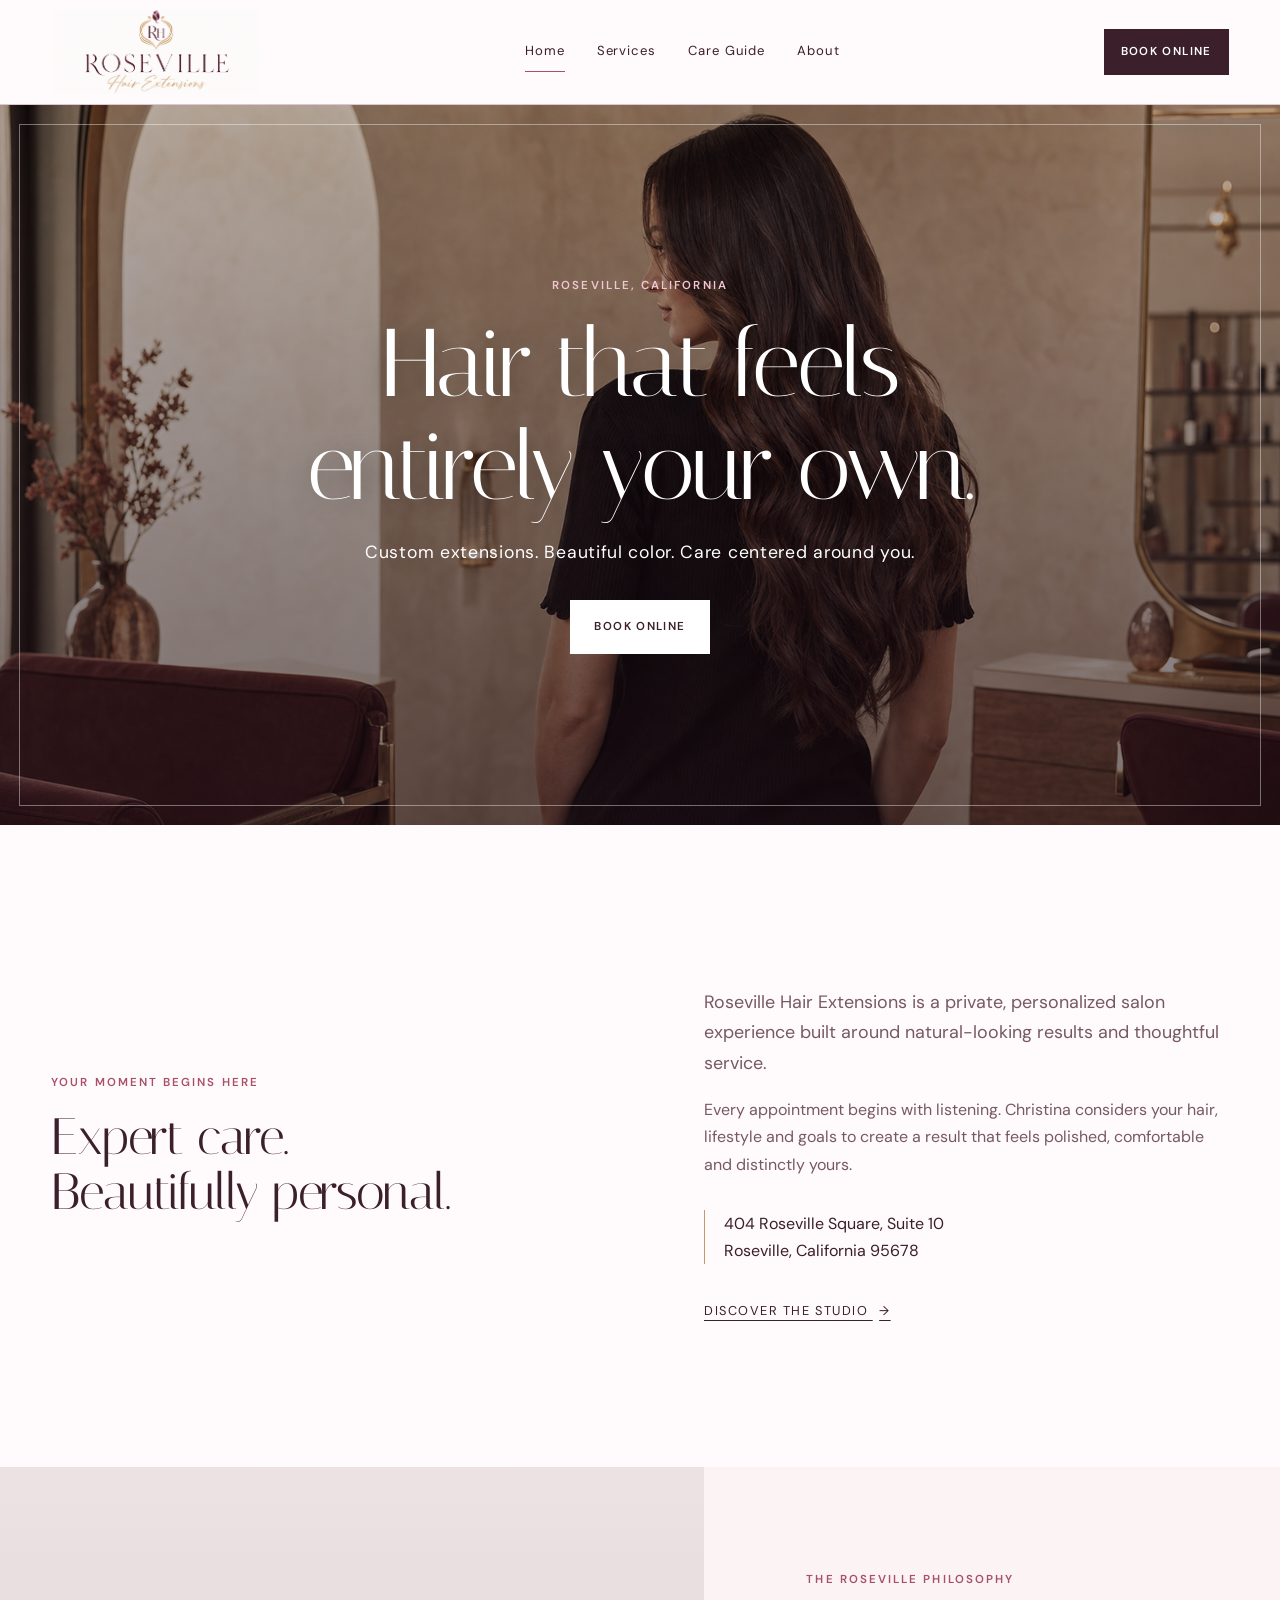
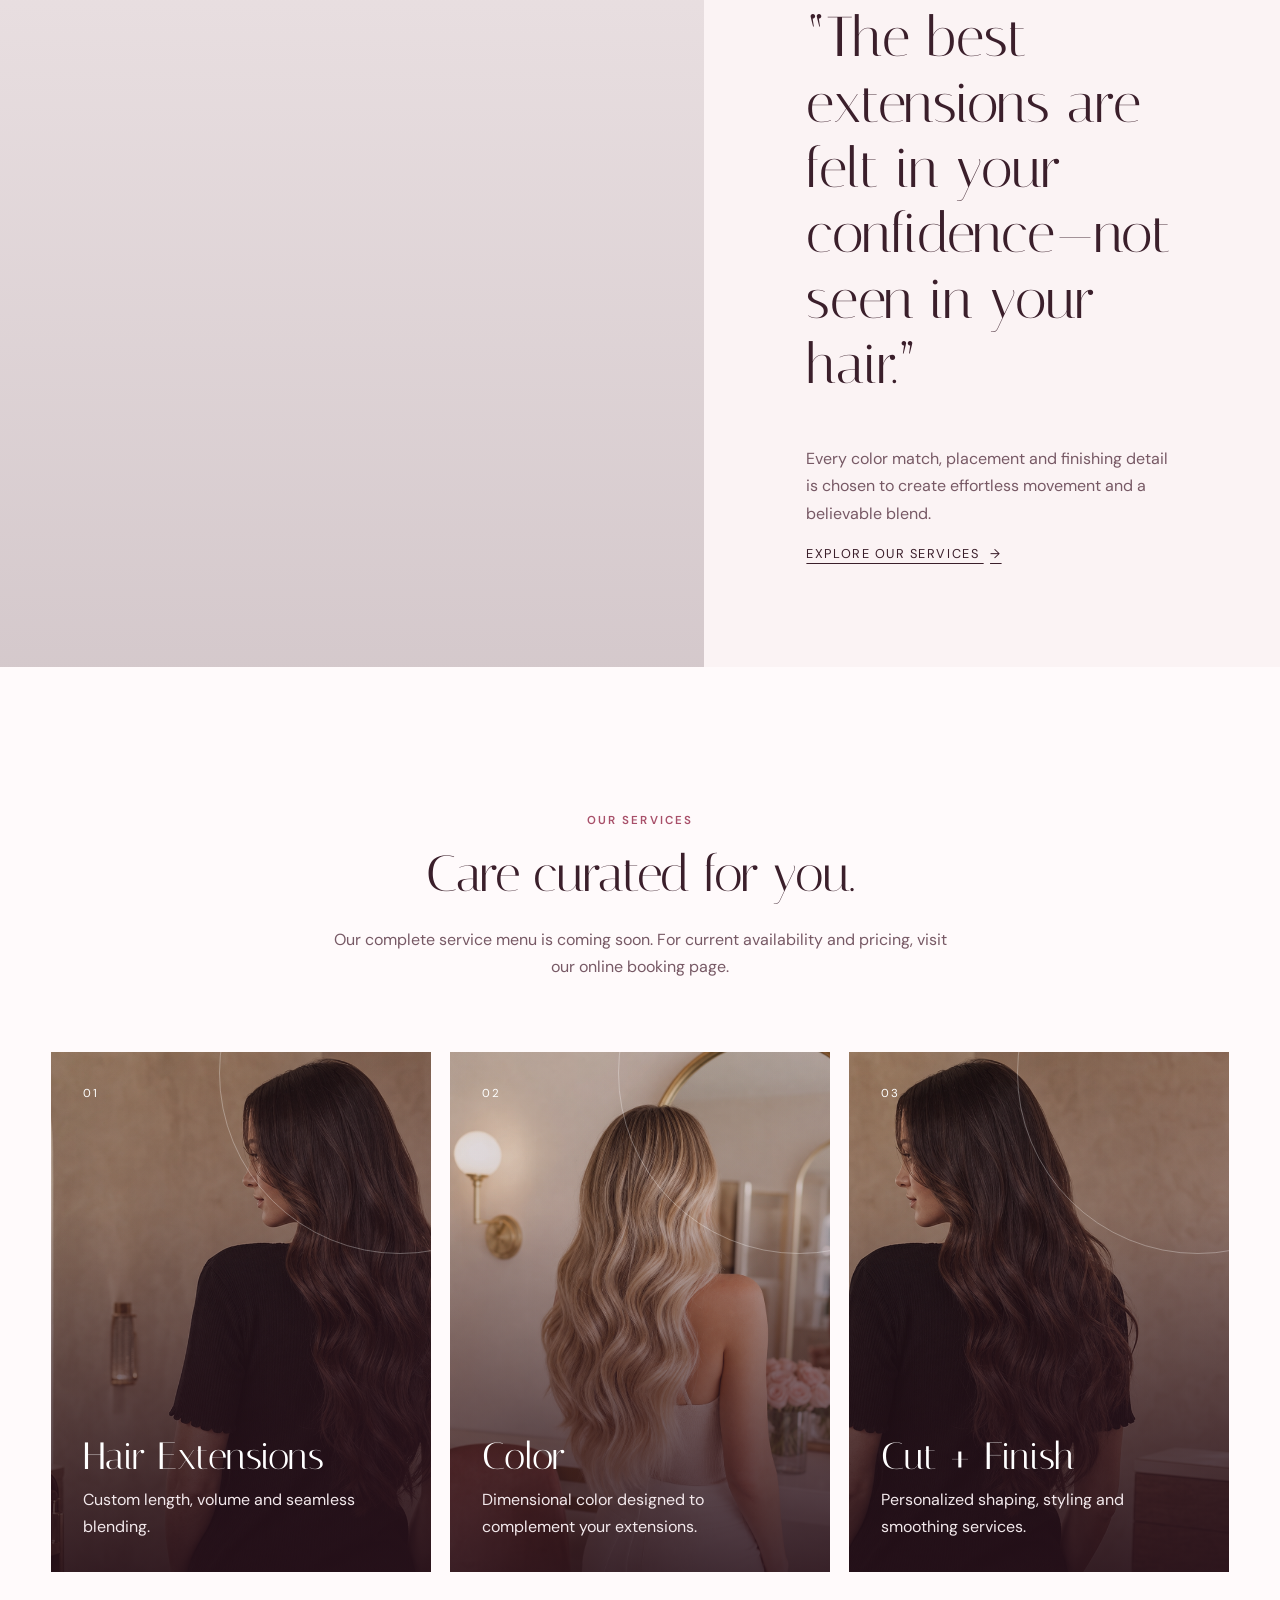
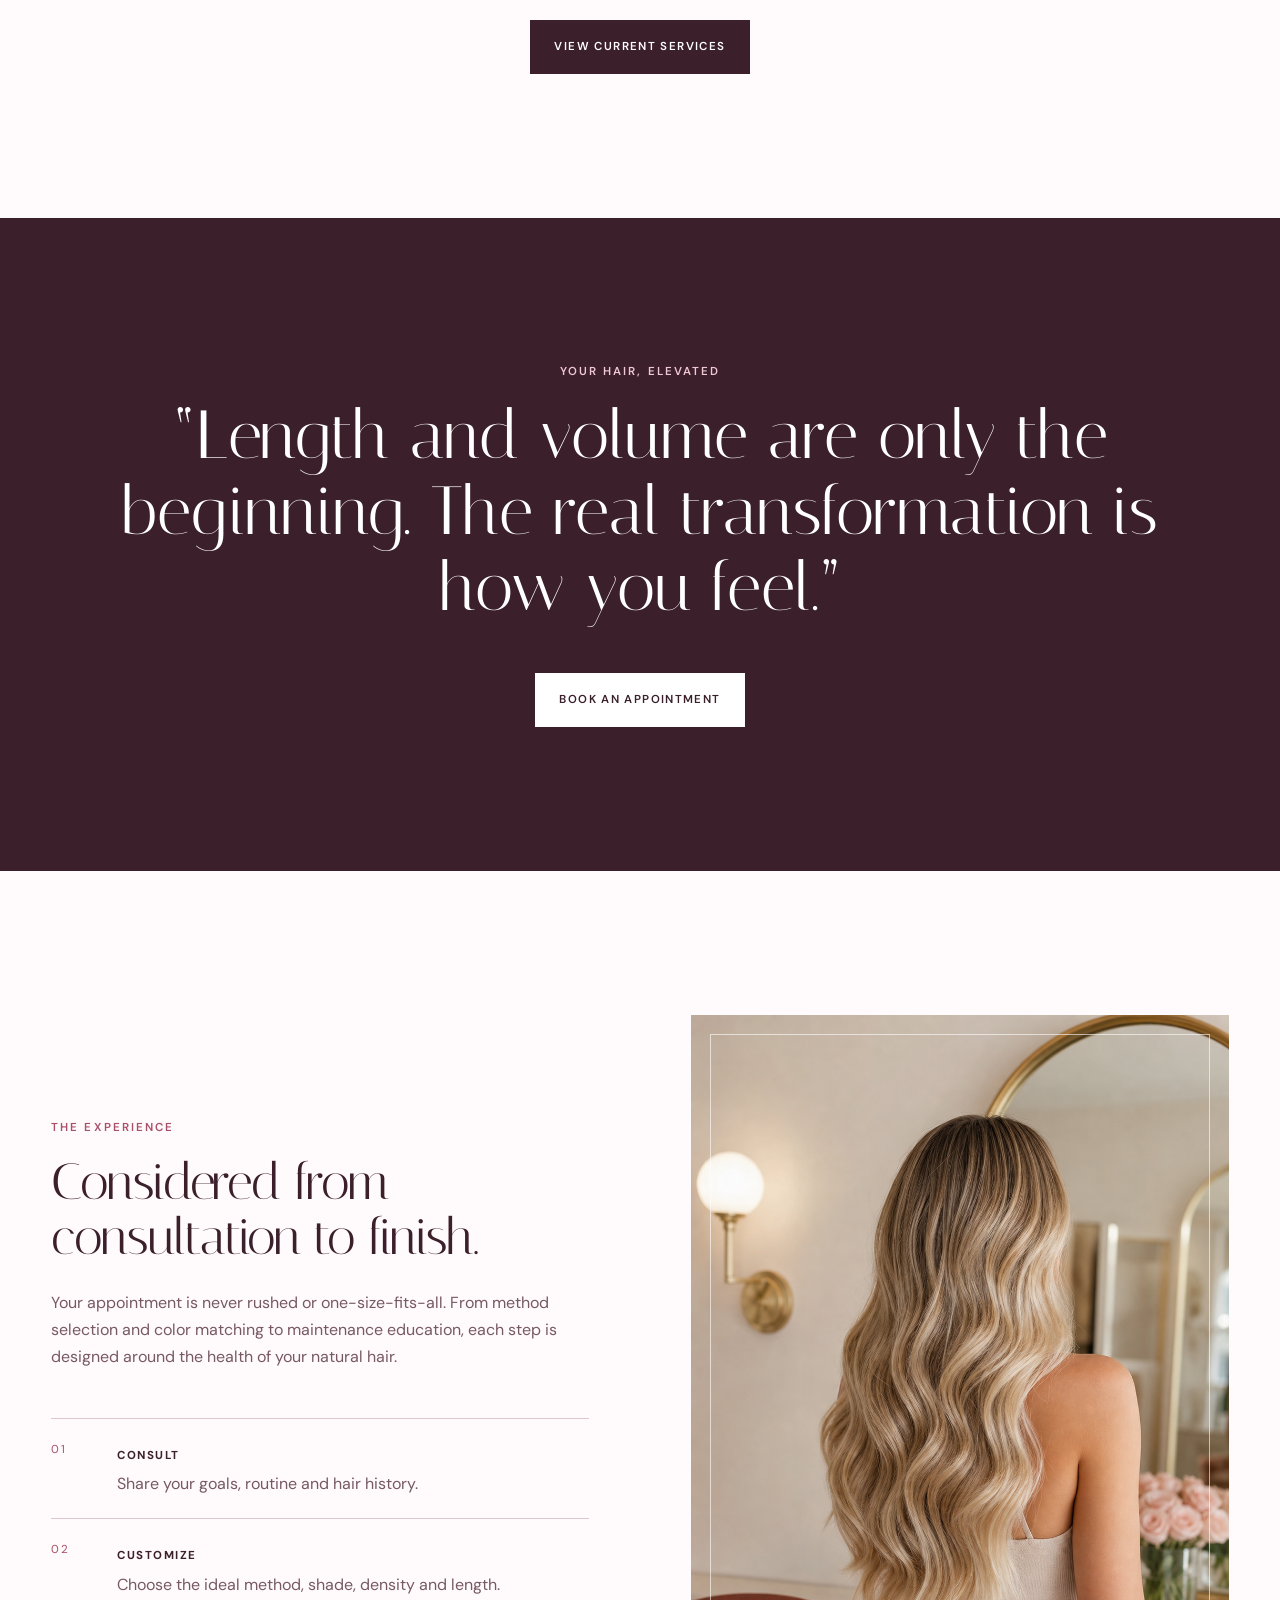
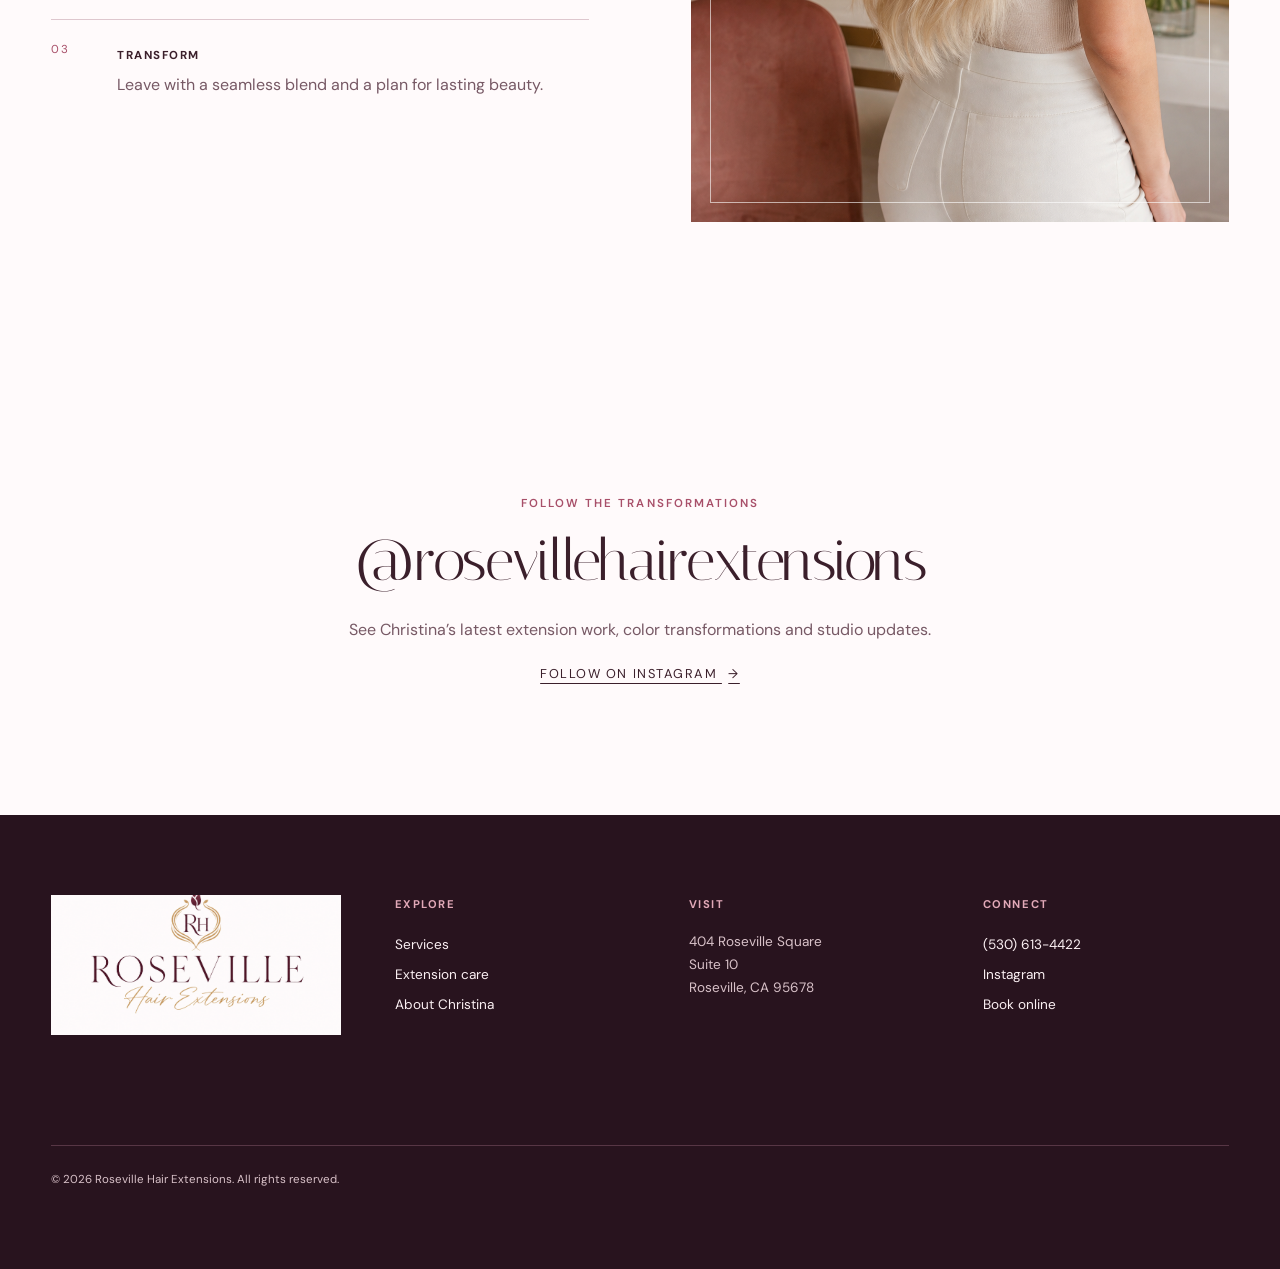
<file: index.html>
<!doctype html>
<html lang="en">
<head>
  <meta charset="utf-8">
  <meta name="viewport" content="width=device-width, initial-scale=1">
  <title>Luxury Hair Extensions in Roseville, CA | Roseville Hair Extensions</title>
  <meta name="description" content="Custom hair extensions, dimensional color and personalized salon care in Roseville, California. Book with Roseville Hair Extensions.">
  <meta name="robots" content="index, follow">
  <meta name="theme-color" content="#3b1f2b">
  <meta property="og:type" content="website">
  <meta property="og:title" content="Roseville Hair Extensions | Length. Volume. Confidence.">
  <meta property="og:description" content="Premium hair extensions and personalized salon care in Roseville, California.">
  <meta property="og:image" content="assets/og-roseville-hair-extensions.png">
  <meta name="twitter:card" content="summary_large_image">
  <link rel="stylesheet" href="styles.css">
  <script type="application/ld+json">
  {
    "@context": "https://schema.org",
    "@type": "HairSalon",
    "name": "Roseville Hair Extensions",
    "description": "A boutique Roseville salon specializing in custom hair extensions, hair color and haircuts.",
    "url": "https://www.vagaro.com/rhswithchristinabarnes",
    "telephone": "+1-530-613-4422",
    "address": {
      "@type": "PostalAddress",
      "streetAddress": "404 Roseville Square, Suite 10",
      "addressLocality": "Roseville",
      "addressRegion": "CA",
      "postalCode": "95678",
      "addressCountry": "US"
    },
    "priceRange": "$$$",
    "serviceType": ["Hair extensions", "Hair color", "Haircuts", "Hair extension maintenance"]
  }
  </script>
</head>
<body>
  <a class="skip-link" href="#main">Skip to content</a>
  <header class="site-header editorial-header">
    <div class="nav-shell">
      <a class="brand brand-image" href="index.html" aria-label="Roseville Hair Extensions home">
        <img src="assets/roseville-hair-extensions-logo-original.png" alt="Roseville Hair Extensions">
      </a>
      <nav aria-label="Primary navigation">
        <a class="active" href="index.html" aria-current="page">Home</a>
        <a href="extensions.html">Services</a>
        <a href="care.html">Care Guide</a>
        <a href="about.html">About</a>
      </nav>
      <a class="button button-small desktop-cta" href="https://www.vagaro.com/rhswithchristinabarnes" target="_blank" rel="noopener noreferrer">Book online</a>
    </div>
  </header>

  <main id="main">
    <section class="editorial-hero">
      <div class="editorial-hero-content">
        <p class="eyebrow eyebrow-light">Roseville, California</p>
        <h1>Hair that feels<br>entirely your own.</h1>
        <p>Custom extensions. Beautiful color. Care centered around you.</p>
        <a class="button button-light" href="https://www.vagaro.com/rhswithchristinabarnes" target="_blank" rel="noopener noreferrer">Book online</a>
      </div>
    </section>

    <section class="welcome section">
      <div class="welcome-title">
        <p class="eyebrow">Your moment begins here</p>
        <h2>Expert care.<br>Beautifully personal.</h2>
      </div>
      <div class="welcome-copy">
        <p class="lead-small">Roseville Hair Extensions is a private, personalized salon experience built around natural-looking results and thoughtful service.</p>
        <p>Every appointment begins with listening. Christina considers your hair, lifestyle and goals to create a result that feels polished, comfortable and distinctly yours.</p>
        <address>404 Roseville Square, Suite 10<br>Roseville, California 95678</address>
        <a class="text-link" href="about.html">Discover the studio <span aria-hidden="true">&rarr;</span></a>
      </div>
    </section>

    <section class="editorial-quote">
      <div class="quote-image" role="img" aria-label="Professional hair extension service in a modern salon"></div>
      <div class="quote-copy">
        <p class="eyebrow">The Roseville philosophy</p>
        <blockquote>&ldquo;The best extensions are felt in your confidence&mdash;not seen in your hair.&rdquo;</blockquote>
        <p>Every color match, placement and finishing detail is chosen to create effortless movement and a believable blend.</p>
        <a class="text-link" href="extensions.html">Explore our services <span aria-hidden="true">&rarr;</span></a>
      </div>
    </section>

    <section class="service-showcase section">
      <div class="section-heading-center">
        <p class="eyebrow">Our services</p>
        <h2>Care curated for you.</h2>
        <p>Our complete service menu is coming soon. For current availability and pricing, visit our online booking page.</p>
      </div>
      <div class="service-tiles">
        <a class="service-tile tile-extensions" href="extensions.html">
          <span>01</span><div><h3>Hair Extensions</h3><p>Custom length, volume and seamless blending.</p></div>
        </a>
        <a class="service-tile tile-color" href="extensions.html">
          <span>02</span><div><h3>Color</h3><p>Dimensional color designed to complement your extensions.</p></div>
        </a>
        <a class="service-tile tile-cut" href="extensions.html">
          <span>03</span><div><h3>Cut + Finish</h3><p>Personalized shaping, styling and smoothing services.</p></div>
        </a>
      </div>
      <div class="centered-action">
        <a class="button" href="https://www.vagaro.com/rhswithchristinabarnes" target="_blank" rel="noopener noreferrer">View current services</a>
      </div>
    </section>

    <section class="statement">
      <p class="eyebrow eyebrow-light">Your hair, elevated</p>
      <blockquote>&ldquo;Length and volume are only the beginning. The real transformation is how you feel.&rdquo;</blockquote>
      <a class="button button-light" href="https://www.vagaro.com/rhswithchristinabarnes" target="_blank" rel="noopener noreferrer">Book an appointment</a>
    </section>

    <section class="experience section">
      <div class="experience-copy">
        <p class="eyebrow">The experience</p>
        <h2>Considered from consultation to finish.</h2>
        <p>Your appointment is never rushed or one-size-fits-all. From method selection and color matching to maintenance education, each step is designed around the health of your natural hair.</p>
        <ol class="editorial-steps">
          <li><span>01</span><div><strong>Consult</strong><p>Share your goals, routine and hair history.</p></div></li>
          <li><span>02</span><div><strong>Customize</strong><p>Choose the ideal method, shade, density and length.</p></div></li>
          <li><span>03</span><div><strong>Transform</strong><p>Leave with a seamless blend and a plan for lasting beauty.</p></div></li>
        </ol>
      </div>
      <div class="experience-visual photo-visual">
        <img src="assets/brand-blonde-result.png" alt="Dimensional champagne-blonde hair with long, seamless waves">
      </div>
    </section>

    <section class="social-band section">
      <p class="eyebrow">Follow the transformations</p>
      <h2>@rosevillehairextensions</h2>
      <p>See Christina&rsquo;s latest extension work, color transformations and studio updates.</p>
      <a class="text-link" href="https://www.instagram.com/rosevillehairextensions/" target="_blank" rel="noopener noreferrer">Follow on Instagram <span aria-hidden="true">&rarr;</span></a>
    </section>
  </main>

  <footer class="editorial-footer">
    <div class="footer-logo"><img src="assets/roseville-hair-extensions-logo-original.png" alt="Roseville Hair Extensions"></div>
    <div><strong>Explore</strong><a href="extensions.html">Services</a><a href="care.html">Extension care</a><a href="about.html">About Christina</a></div>
    <div><strong>Visit</strong><p>404 Roseville Square<br>Suite 10<br>Roseville, CA 95678</p></div>
    <div><strong>Connect</strong><a href="tel:+15306134422">(530) 613-4422</a><a href="https://www.instagram.com/rosevillehairextensions/" target="_blank" rel="noopener noreferrer">Instagram</a><a href="https://www.vagaro.com/rhswithchristinabarnes" target="_blank" rel="noopener noreferrer">Book online</a></div>
    <p class="copyright">&copy; 2026 Roseville Hair Extensions. All rights reserved.</p>
  </footer>
</body>
</html>
</file>
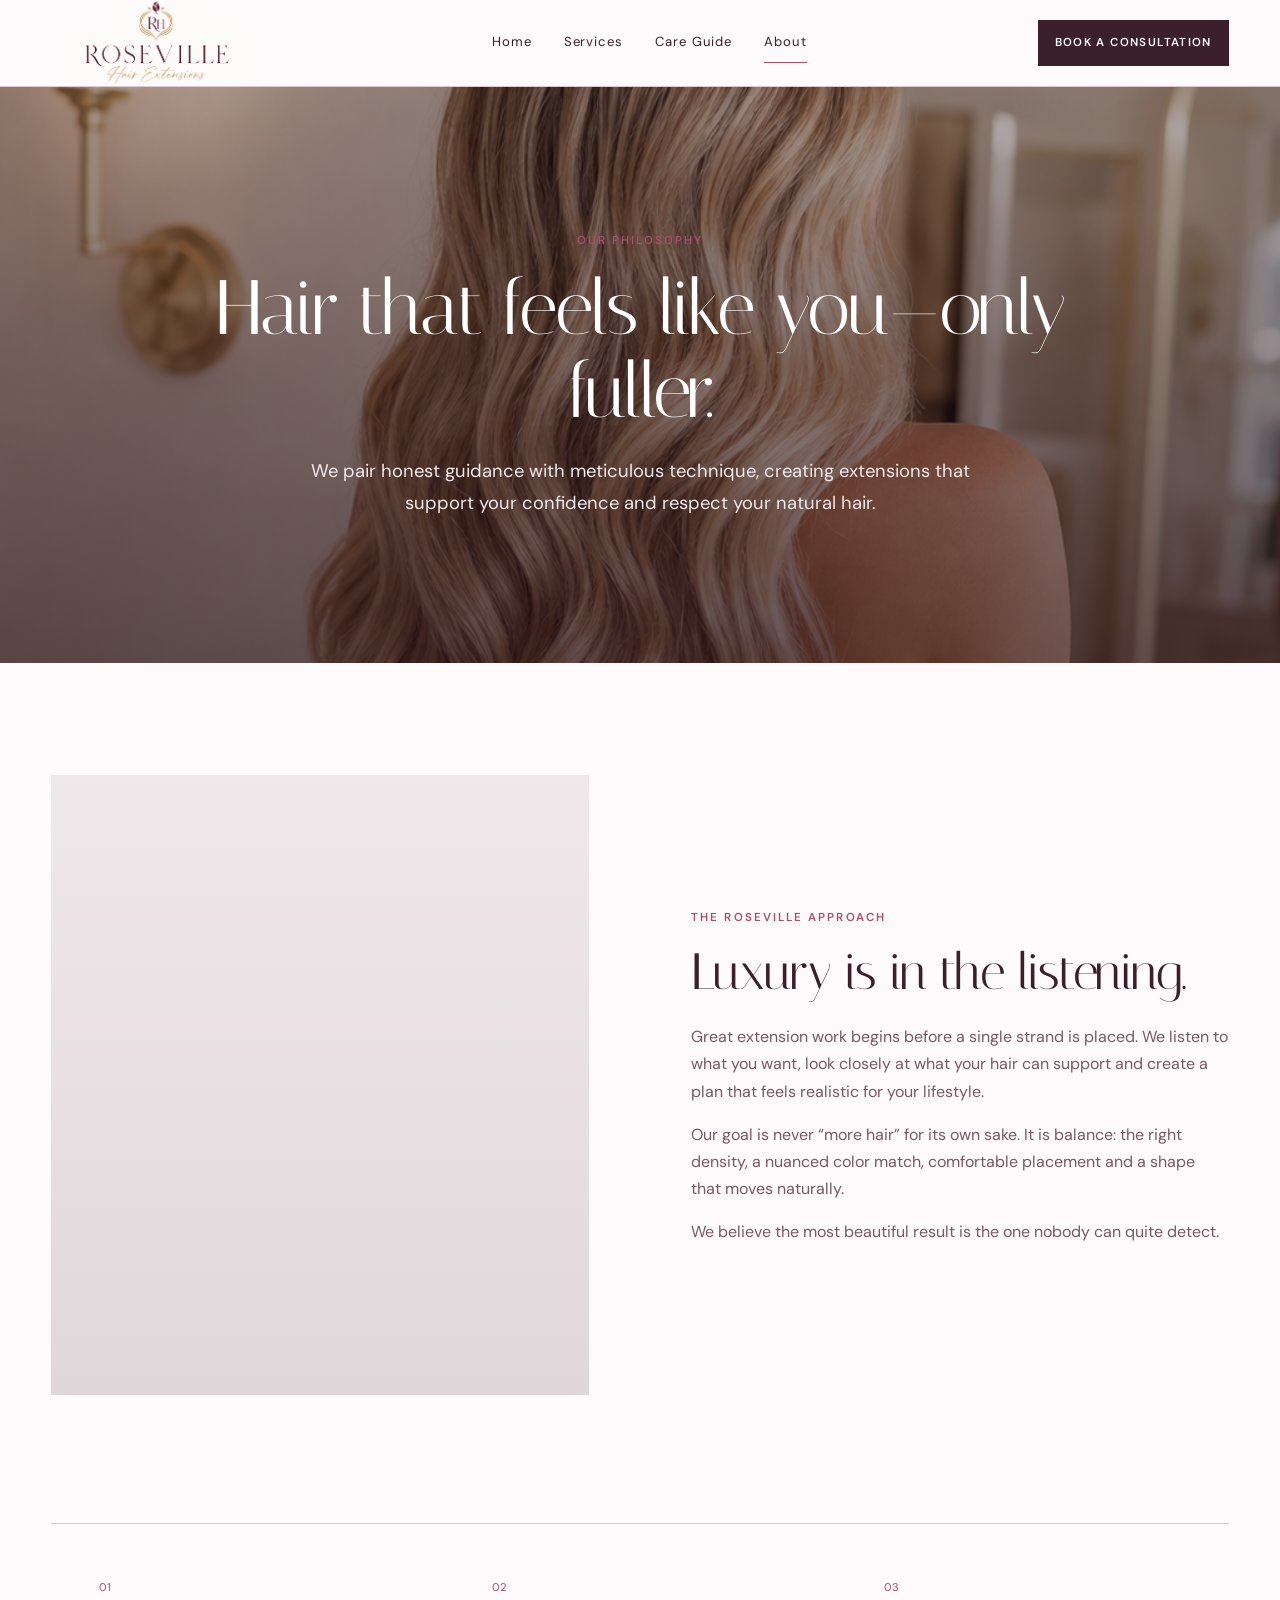
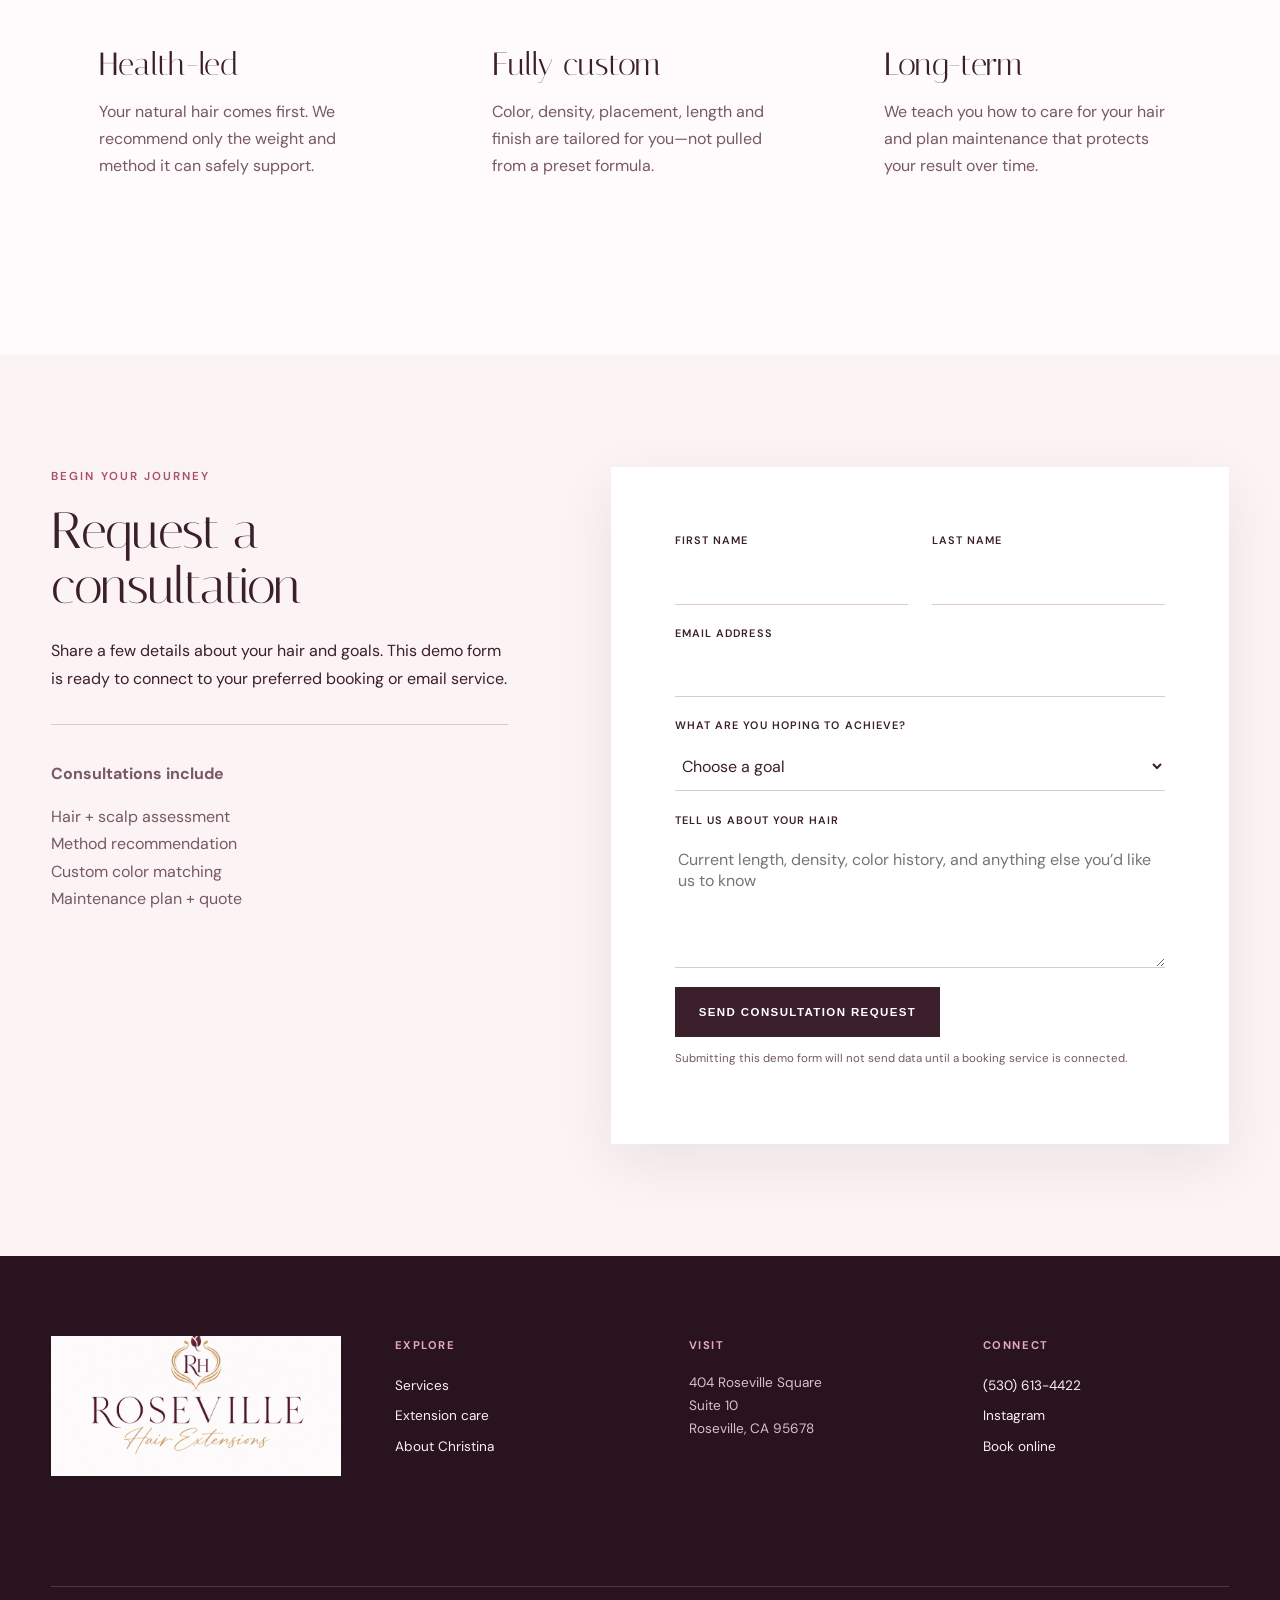
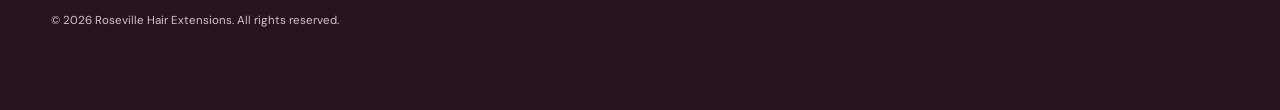
<file: about.html>
﻿<!doctype html>
<html lang="en">
<head>
  <meta charset="utf-8">
  <meta name="viewport" content="width=device-width, initial-scale=1">
  <title>About Our Hair Extension Studio & Consultation | Roseville Hair Extensions</title>
  <meta name="description" content="Meet Roseville Hair Extensions, a client-centered hair extension studio focused on thoughtful consultation, healthy techniques and seamless custom results.">
  <meta name="robots" content="index, follow">
  <meta name="theme-color" content="#38251f">
  <meta property="og:title" content="About Roseville Hair Extensions">
  <meta property="og:description" content="Thoughtful consultations. Healthy techniques. Beautiful, believable hair.">
  <meta property="og:image" content="assets/og-roseville-hair-extensions.png">
  <meta name="twitter:card" content="summary_large_image">
  <link rel="stylesheet" href="styles.css">
</head>
<body>
  <a class="skip-link" href="#main">Skip to content</a>
  <header class="site-header"><div class="nav-shell">
    <a class="brand brand-image" href="index.html" aria-label="Roseville Hair Extensions home"><img src="assets/roseville-hair-extensions-logo-original.png" alt="Roseville Hair Extensions"></a>
    <nav aria-label="Primary navigation"><a href="index.html">Home</a><a href="extensions.html">Services</a><a href="care.html">Care Guide</a><a class="active" href="about.html" aria-current="page">About</a></nav>
    <a class="button button-small desktop-cta" href="https://www.vagaro.com/rhswithchristinabarnes" target="_blank" rel="noopener noreferrer">Book a consultation</a>
  </div></header>
  <main id="main">
    <section class="page-hero about-hero"><p class="eyebrow">Our philosophy</p><h1>Hair that feels like you&mdash;only fuller.</h1><p>We pair honest guidance with meticulous technique, creating extensions that support your confidence and respect your natural hair.</p></section>
    <section class="story section">
      <div class="story-image" role="img" aria-label="Hair extension specialist working carefully in a modern salon"></div>
      <div><p class="eyebrow">The Roseville approach</p><h2>Luxury is in the listening.</h2><p>Great extension work begins before a single strand is placed. We listen to what you want, look closely at what your hair can support and create a plan that feels realistic for your lifestyle.</p><p>Our goal is never &ldquo;more hair&rdquo; for its own sake. It is balance: the right density, a nuanced color match, comfortable placement and a shape that moves naturally.</p><p>We believe the most beautiful result is the one nobody can quite detect.</p></div>
    </section>
    <section class="values section">
      <div><span>01</span><h3>Health-led</h3><p>Your natural hair comes first. We recommend only the weight and method it can safely support.</p></div>
      <div><span>02</span><h3>Fully custom</h3><p>Color, density, placement, length and finish are tailored for you&mdash;not pulled from a preset formula.</p></div>
      <div><span>03</span><h3>Long-term</h3><p>We teach you how to care for your hair and plan maintenance that protects your result over time.</p></div>
    </section>
    <section class="consultation section" id="consultation">
      <div class="consultation-copy"><p class="eyebrow">Begin your journey</p><h2>Request a consultation</h2><p>Share a few details about your hair and goals. This demo form is ready to connect to your preferred booking or email service.</p>
        <div class="contact-notes"><p><strong>Consultations include</strong></p><p>Hair + scalp assessment<br>Method recommendation<br>Custom color matching<br>Maintenance plan + quote</p></div>
      </div>
      <form aria-label="Hair extension consultation request">
        <div class="field-pair"><label>First name<input type="text" name="first-name" autocomplete="given-name" required></label><label>Last name<input type="text" name="last-name" autocomplete="family-name" required></label></div>
        <label>Email address<input type="email" name="email" autocomplete="email" required></label>
        <label>What are you hoping to achieve?<select name="goal" required><option value="">Choose a goal</option><option>More volume</option><option>More length</option><option>Both length and volume</option><option>Color without chemical processing</option><option>I&rsquo;m not sure yet</option></select></label>
        <label>Tell us about your hair<textarea name="message" rows="5" placeholder="Current length, density, color history, and anything else you&rsquo;d like us to know"></textarea></label>
        <button class="button" type="submit">Send consultation request</button>
        <p class="form-note">Submitting this demo form will not send data until a booking service is connected.</p>
      </form>
    </section>
  </main>
  <footer class="editorial-footer"><div class="footer-logo"><img src="assets/roseville-hair-extensions-logo-original.png" alt="Roseville Hair Extensions"></div><div><strong>Explore</strong><a href="extensions.html">Services</a><a href="care.html">Extension care</a><a href="about.html">About Christina</a></div><div><strong>Visit</strong><p>404 Roseville Square<br>Suite 10<br>Roseville, CA 95678</p></div><div><strong>Connect</strong><a href="tel:+15306134422">(530) 613-4422</a><a href="https://www.instagram.com/rosevillehairextensions/" target="_blank" rel="noopener noreferrer">Instagram</a><a href="https://www.vagaro.com/rhswithchristinabarnes" target="_blank" rel="noopener noreferrer">Book online</a></div><p class="copyright">&copy; 2026 Roseville Hair Extensions. All rights reserved.</p></footer>
</body>
</html>
</file>
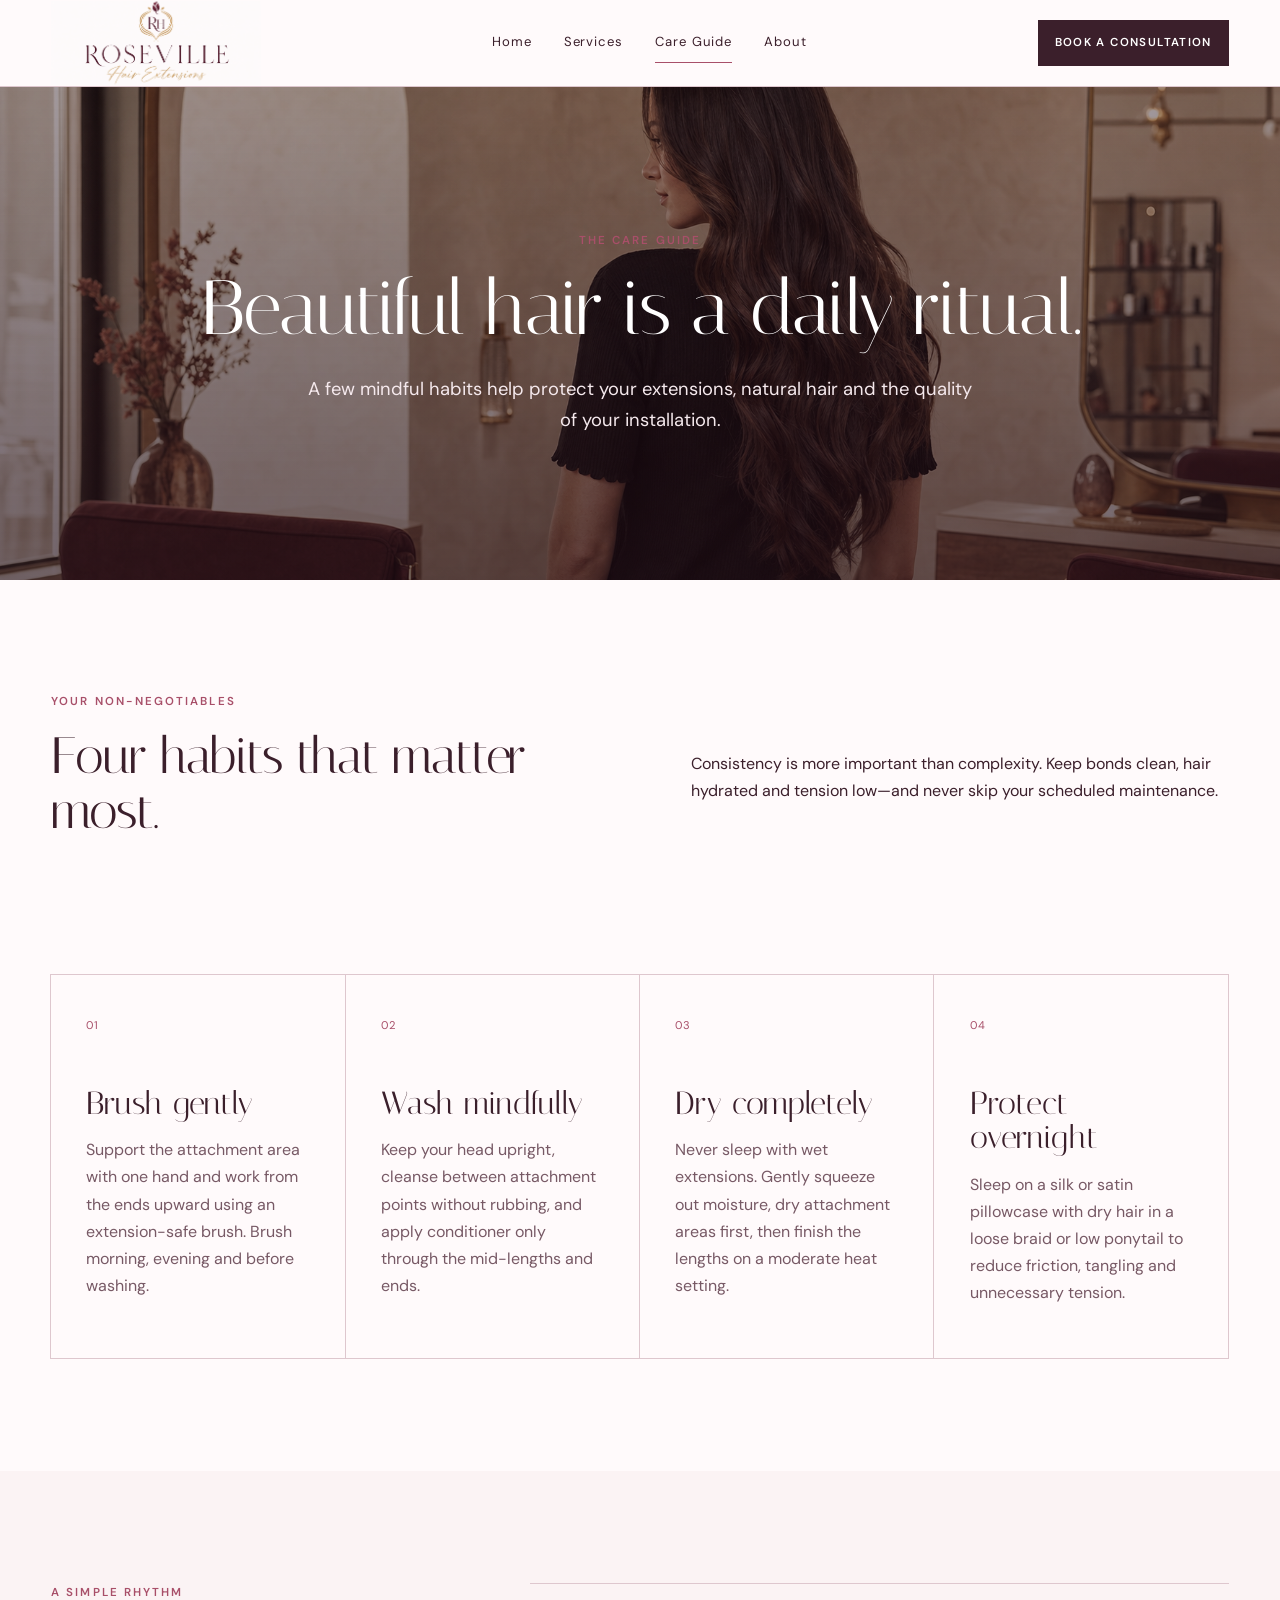
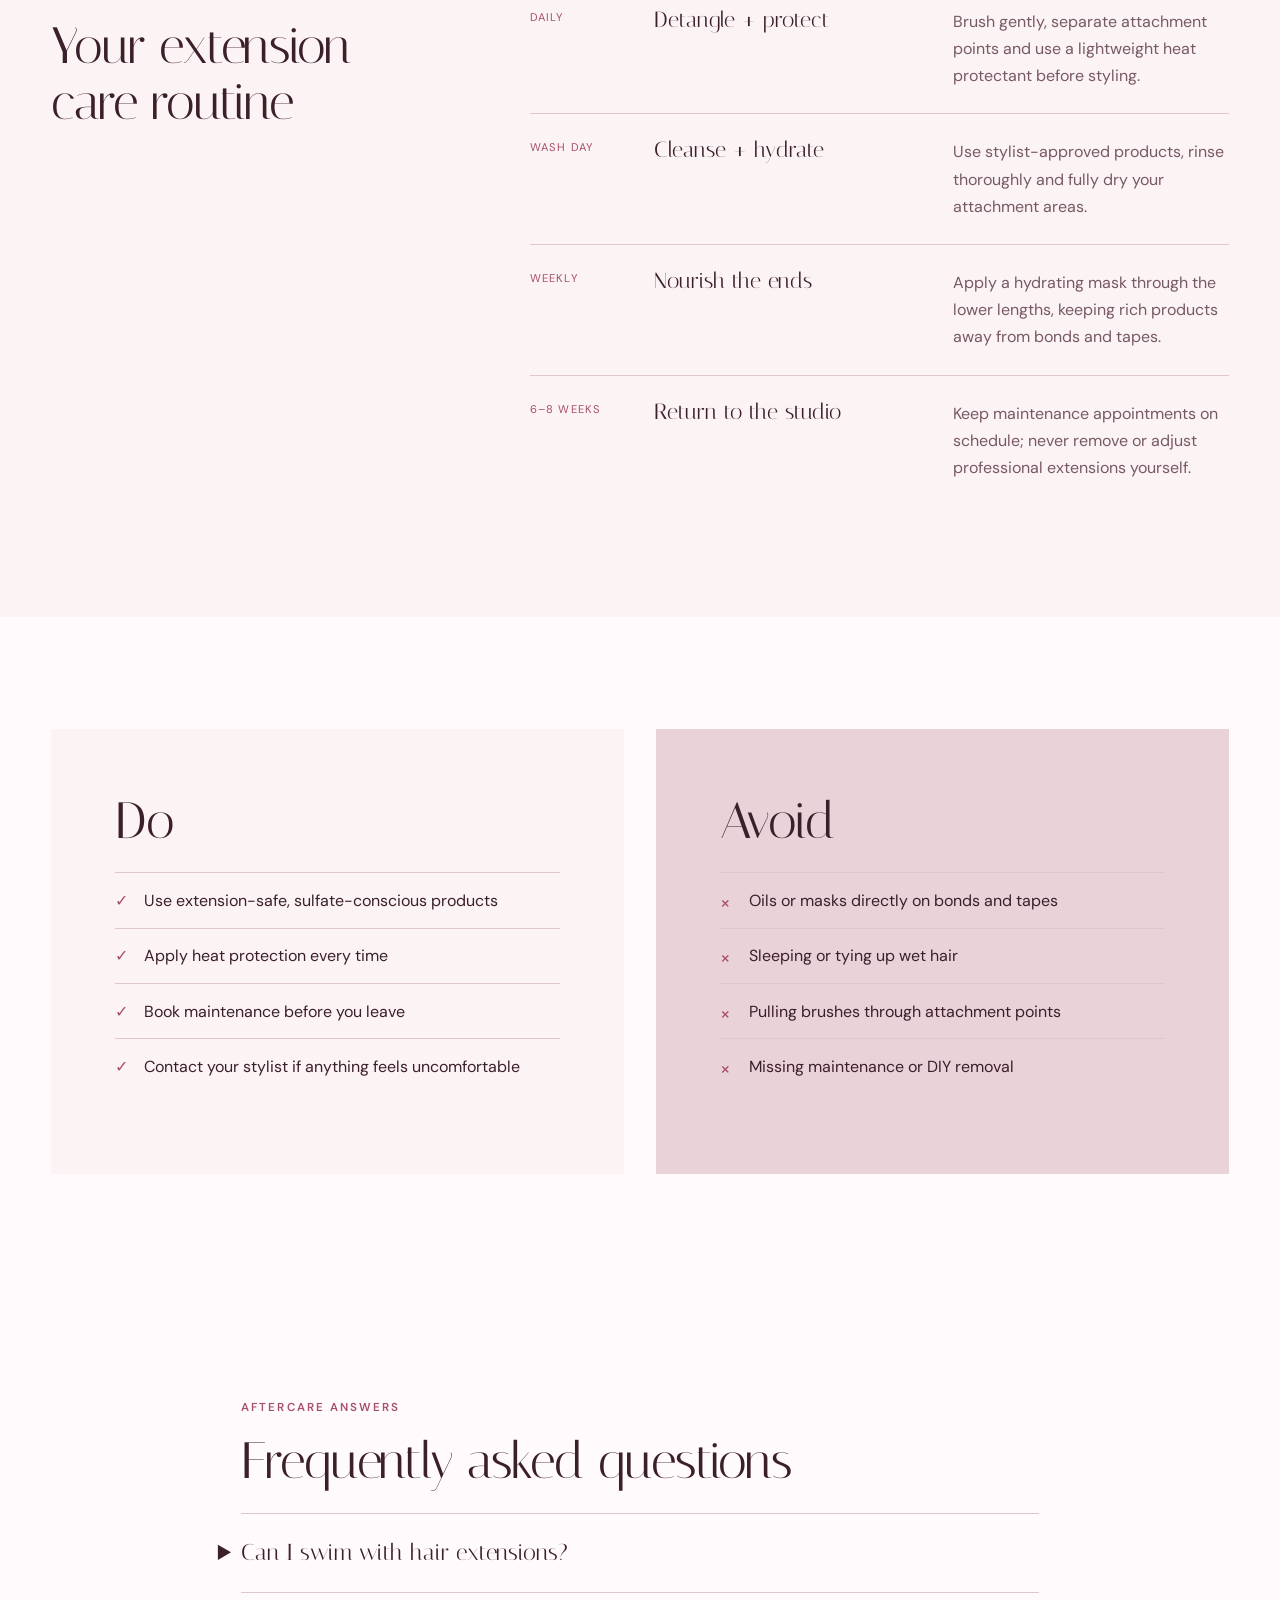
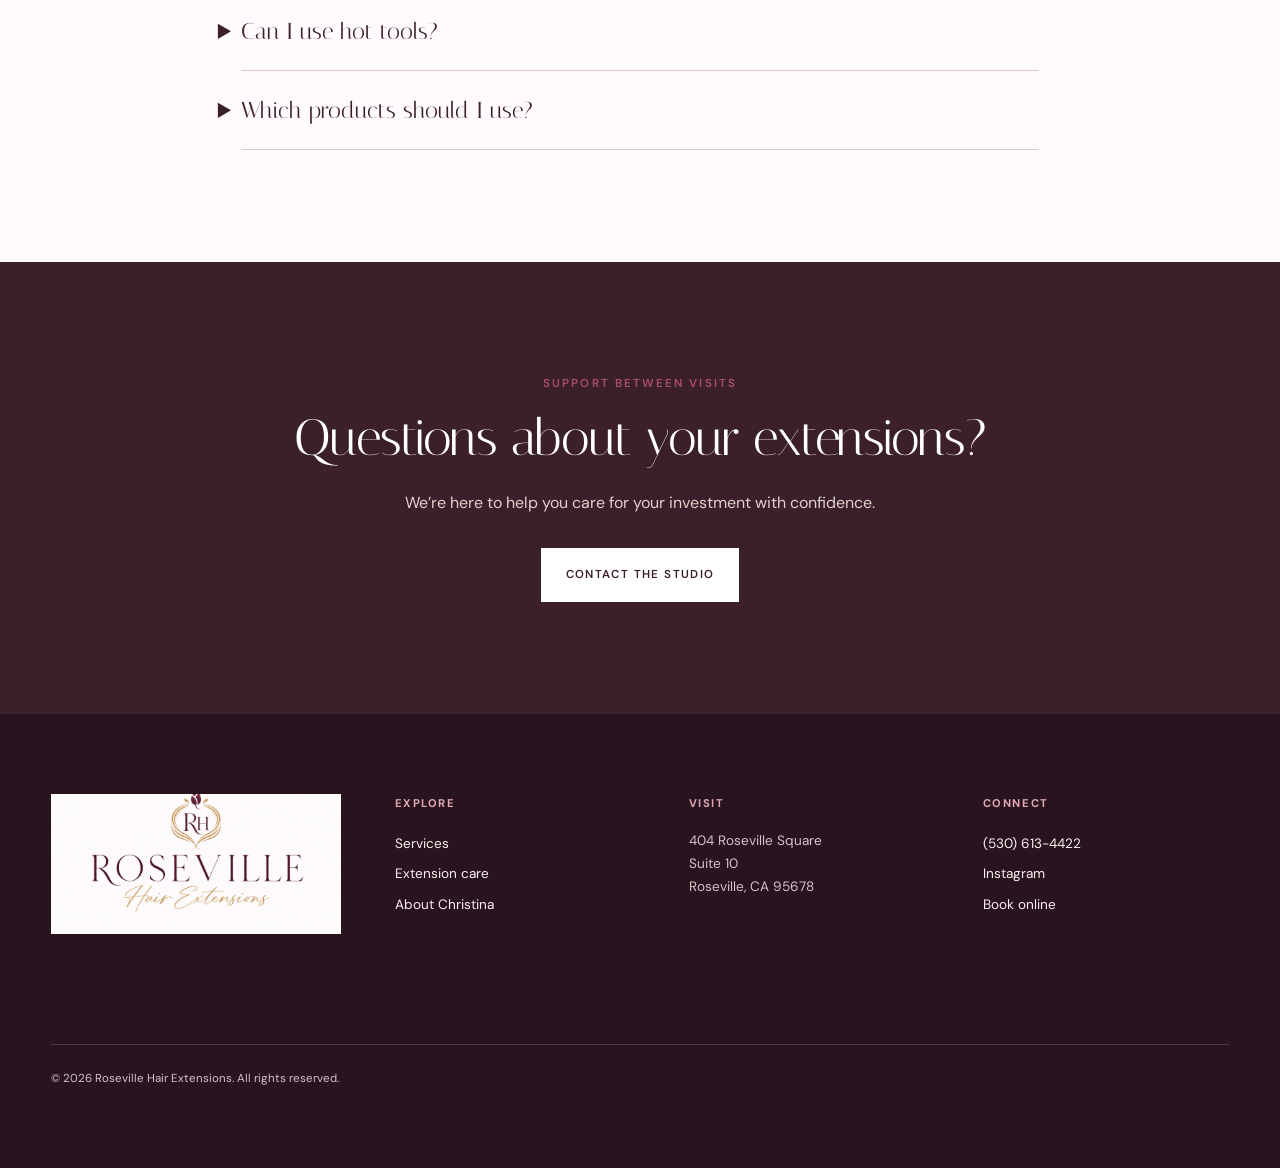
<file: care.html>
﻿<!doctype html>
<html lang="en">
<head>
  <meta charset="utf-8">
  <meta name="viewport" content="width=device-width, initial-scale=1">
  <title>How to Care for Hair Extensions | Expert Aftercare Guide</title>
  <meta name="description" content="Help professional hair extensions stay soft, secure and beautiful with expert tips for washing, brushing, sleeping, styling and maintenance.">
  <meta name="robots" content="index, follow">
  <meta name="theme-color" content="#38251f">
  <meta property="og:title" content="Hair Extension Aftercare Guide | Roseville Hair Extensions">
  <meta property="og:description" content="Simple habits that protect your investment and your natural hair.">
  <meta property="og:image" content="assets/og-roseville-hair-extensions.png">
  <meta name="twitter:card" content="summary_large_image">
  <link rel="stylesheet" href="styles.css">
</head>
<body>
  <a class="skip-link" href="#main">Skip to content</a>
  <header class="site-header"><div class="nav-shell">
    <a class="brand brand-image" href="index.html" aria-label="Roseville Hair Extensions home"><img src="assets/roseville-hair-extensions-logo-original.png" alt="Roseville Hair Extensions"></a>
    <nav aria-label="Primary navigation"><a href="index.html">Home</a><a href="extensions.html">Services</a><a class="active" href="care.html" aria-current="page">Care Guide</a><a href="about.html">About</a></nav>
    <a class="button button-small desktop-cta" href="https://www.vagaro.com/rhswithchristinabarnes" target="_blank" rel="noopener noreferrer">Book a consultation</a>
  </div></header>
  <main id="main">
    <section class="page-hero care-hero"><p class="eyebrow">The care guide</p><h1>Beautiful hair is a daily ritual.</h1><p>A few mindful habits help protect your extensions, natural hair and the quality of your installation.</p></section>
    <section class="care-intro section"><div><p class="eyebrow">Your non-negotiables</p><h2>Four habits that matter most.</h2></div><p>Consistency is more important than complexity. Keep bonds clean, hair hydrated and tension low&mdash;and never skip your scheduled maintenance.</p></section>
    <section class="care-grid section">
      <article><span>01</span><h3>Brush gently</h3><p>Support the attachment area with one hand and work from the ends upward using an extension-safe brush. Brush morning, evening and before washing.</p></article>
      <article><span>02</span><h3>Wash mindfully</h3><p>Keep your head upright, cleanse between attachment points without rubbing, and apply conditioner only through the mid-lengths and ends.</p></article>
      <article><span>03</span><h3>Dry completely</h3><p>Never sleep with wet extensions. Gently squeeze out moisture, dry attachment areas first, then finish the lengths on a moderate heat setting.</p></article>
      <article><span>04</span><h3>Protect overnight</h3><p>Sleep on a silk or satin pillowcase with dry hair in a loose braid or low ponytail to reduce friction, tangling and unnecessary tension.</p></article>
    </section>
    <section class="routine section">
      <div class="routine-heading"><p class="eyebrow">A simple rhythm</p><h2>Your extension care routine</h2></div>
      <div class="routine-list">
        <div><span>Daily</span><h3>Detangle + protect</h3><p>Brush gently, separate attachment points and use a lightweight heat protectant before styling.</p></div>
        <div><span>Wash day</span><h3>Cleanse + hydrate</h3><p>Use stylist-approved products, rinse thoroughly and fully dry your attachment areas.</p></div>
        <div><span>Weekly</span><h3>Nourish the ends</h3><p>Apply a hydrating mask through the lower lengths, keeping rich products away from bonds and tapes.</p></div>
        <div><span>6&ndash;8 weeks</span><h3>Return to the studio</h3><p>Keep maintenance appointments on schedule; never remove or adjust professional extensions yourself.</p></div>
      </div>
    </section>
    <section class="dos section">
      <div class="do-card"><h2>Do</h2><ul class="check-list"><li>Use extension-safe, sulfate-conscious products</li><li>Apply heat protection every time</li><li>Book maintenance before you leave</li><li>Contact your stylist if anything feels uncomfortable</li></ul></div>
      <div class="dont-card"><h2>Avoid</h2><ul class="cross-list"><li>Oils or masks directly on bonds and tapes</li><li>Sleeping or tying up wet hair</li><li>Pulling brushes through attachment points</li><li>Missing maintenance or DIY removal</li></ul></div>
    </section>
    <section class="faq section"><p class="eyebrow">Aftercare answers</p><h2>Frequently asked questions</h2>
      <details><summary>Can I swim with hair extensions?</summary><p>Usually, yes&mdash;with preparation. Wet your hair with fresh water, apply a light leave-in to the lengths, secure it in a braid, and rinse immediately afterward. Ask your stylist for method-specific guidance.</p></details>
      <details><summary>Can I use hot tools?</summary><p>Yes, but always use heat protectant and keep direct heat away from keratin bonds, tapes and attachment threads. Lower temperatures help preserve extension quality.</p></details>
      <details><summary>Which products should I use?</summary><p>Use the products recommended for your specific hair and extension method. Lightweight hydration is usually preferable, while oils and silicones should stay away from attachment areas.</p></details>
    </section>
    <section class="cta section"><p class="eyebrow">Support between visits</p><h2>Questions about your extensions?</h2><p>We&rsquo;re here to help you care for your investment with confidence.</p><a class="button button-light" href="https://www.vagaro.com/rhswithchristinabarnes" target="_blank" rel="noopener noreferrer">Contact the studio</a></section>
  </main>
  <footer class="editorial-footer"><div class="footer-logo"><img src="assets/roseville-hair-extensions-logo-original.png" alt="Roseville Hair Extensions"></div><div><strong>Explore</strong><a href="extensions.html">Services</a><a href="care.html">Extension care</a><a href="about.html">About Christina</a></div><div><strong>Visit</strong><p>404 Roseville Square<br>Suite 10<br>Roseville, CA 95678</p></div><div><strong>Connect</strong><a href="tel:+15306134422">(530) 613-4422</a><a href="https://www.instagram.com/rosevillehairextensions/" target="_blank" rel="noopener noreferrer">Instagram</a><a href="https://www.vagaro.com/rhswithchristinabarnes" target="_blank" rel="noopener noreferrer">Book online</a></div><p class="copyright">&copy; 2026 Roseville Hair Extensions. All rights reserved.</p></footer>
</body>
</html>
</file>
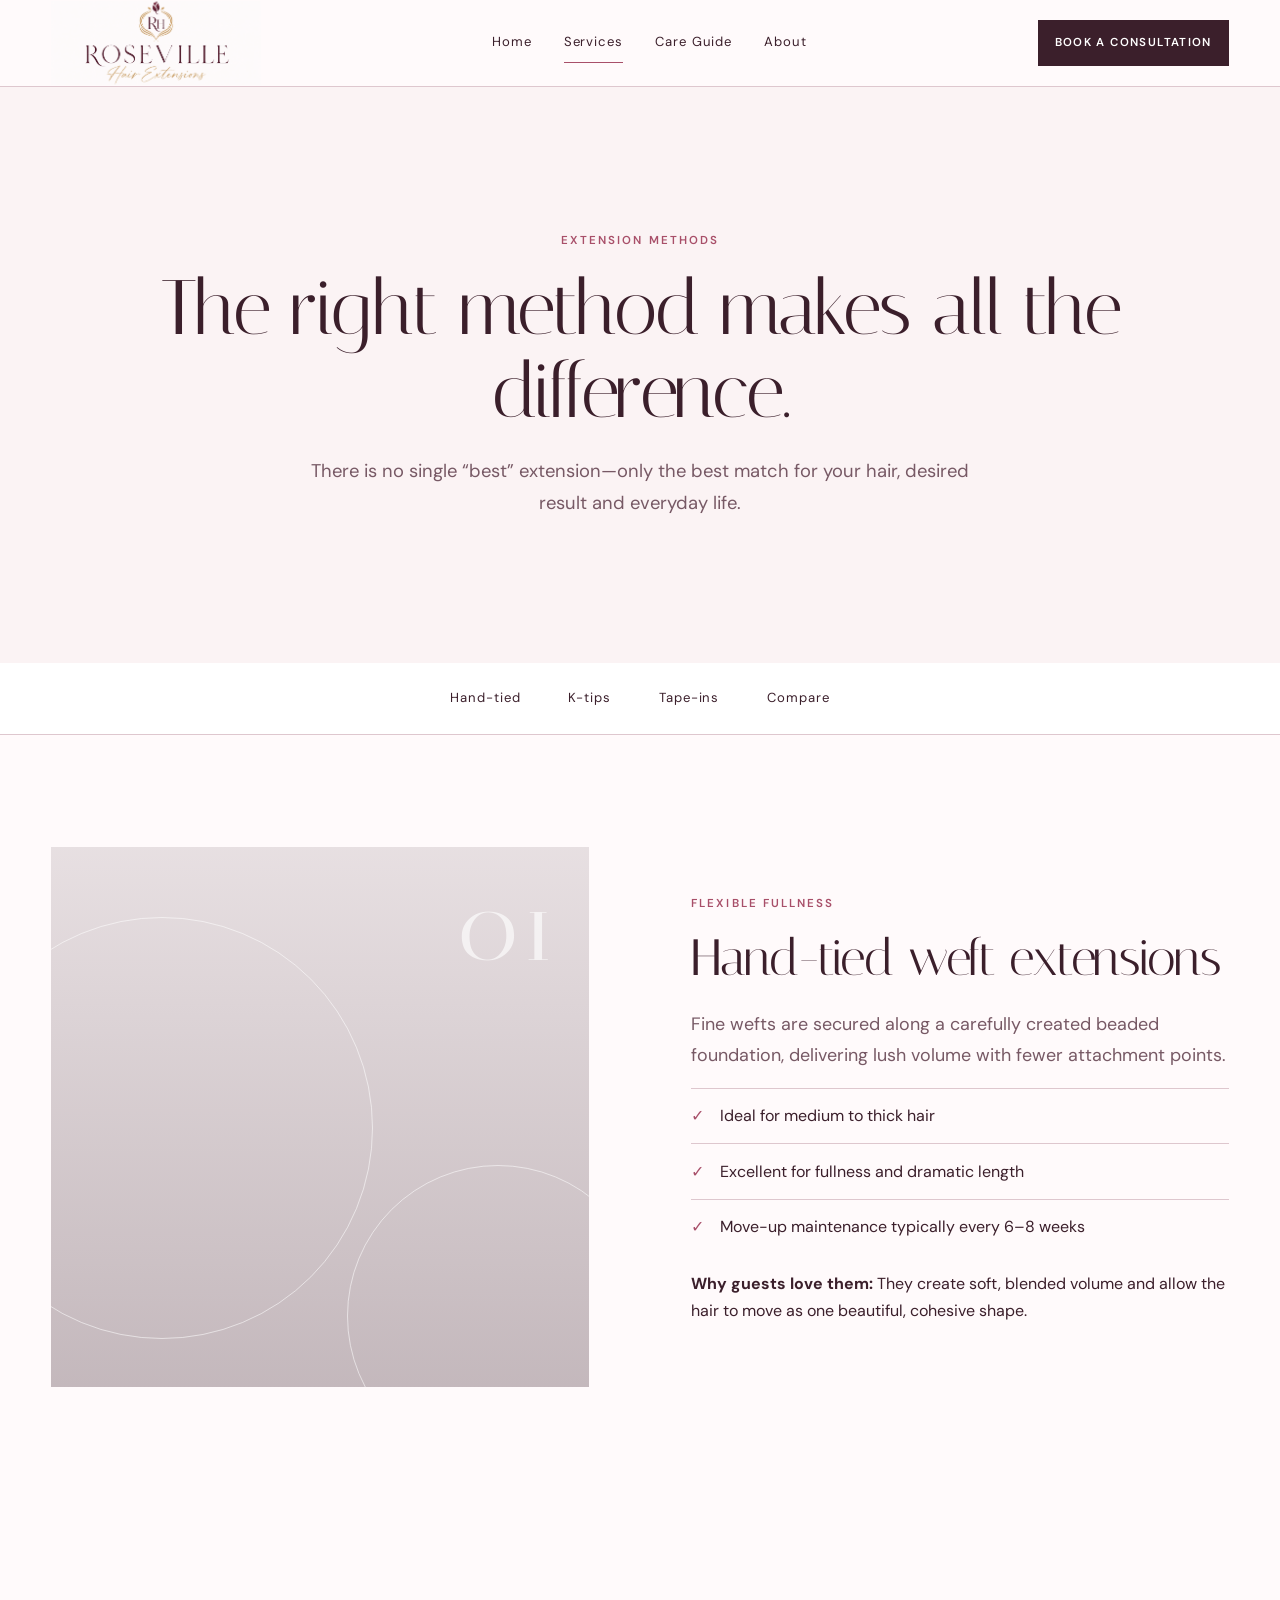
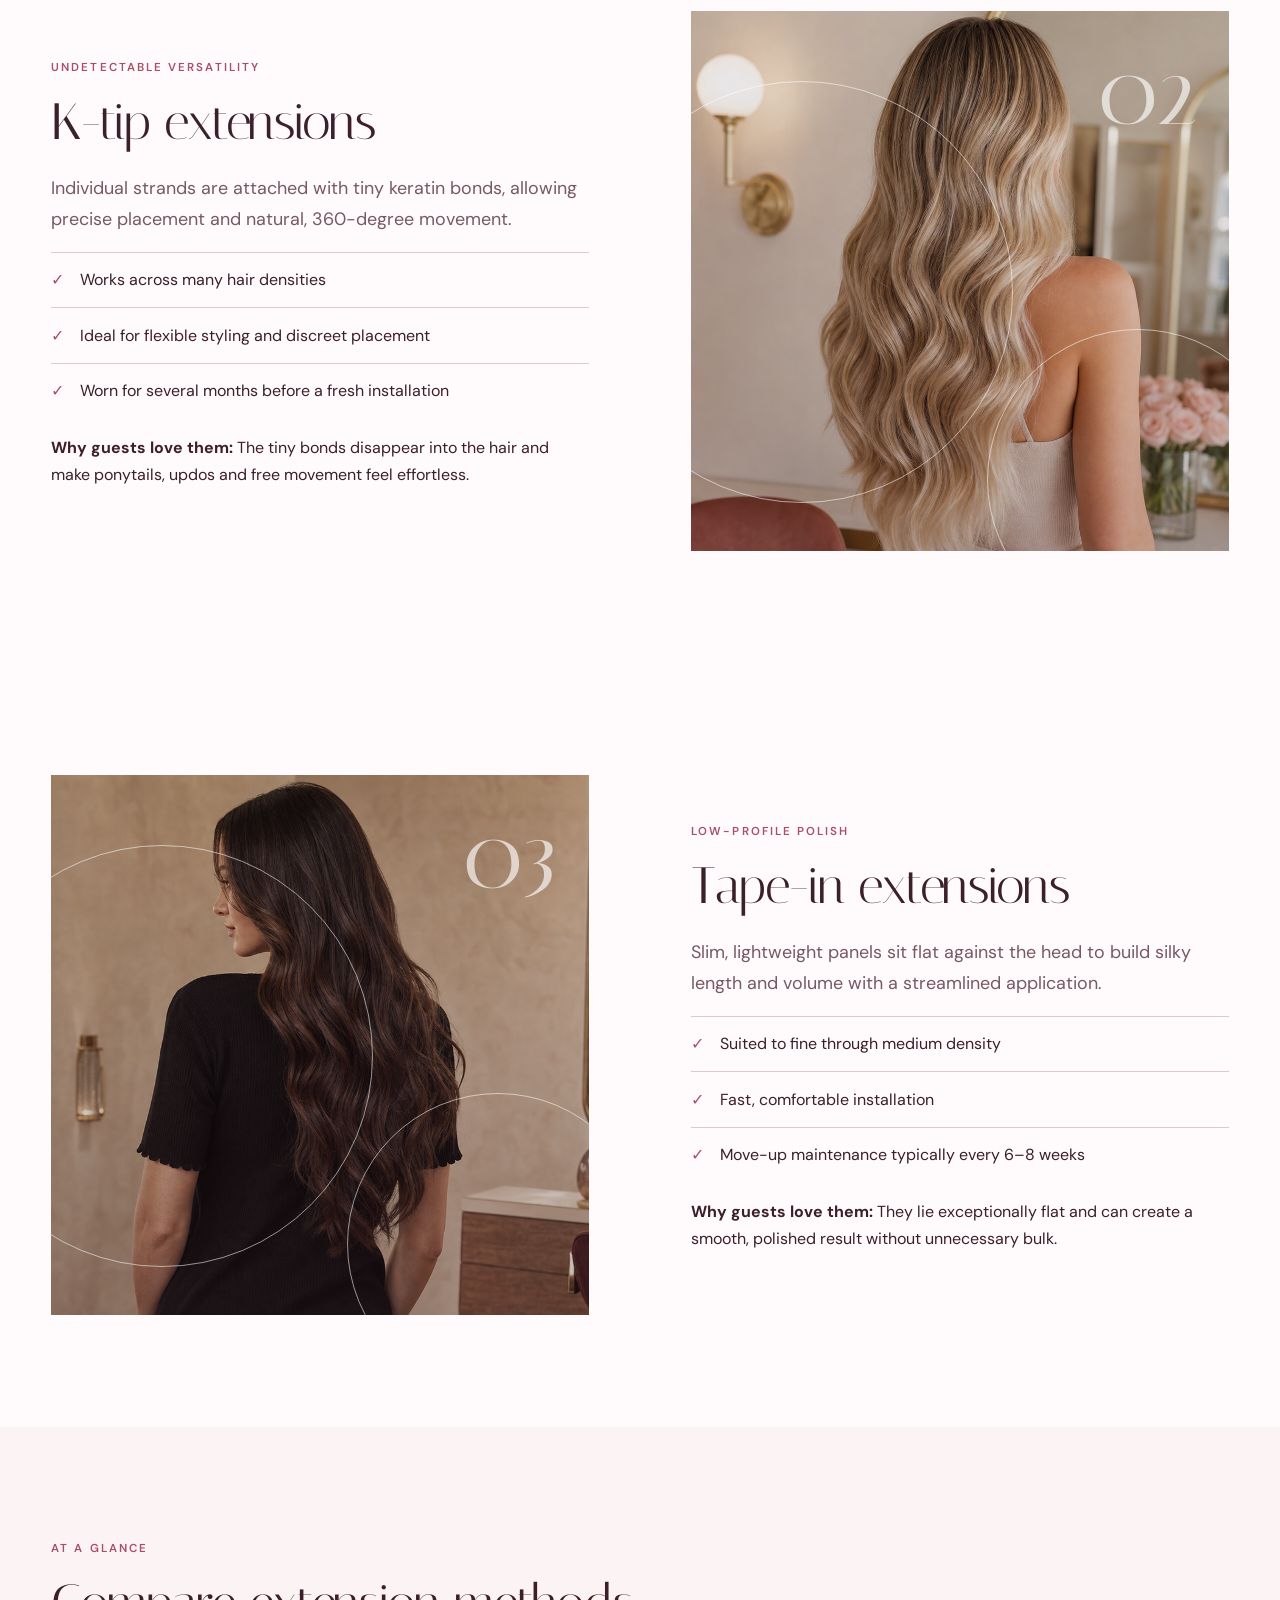
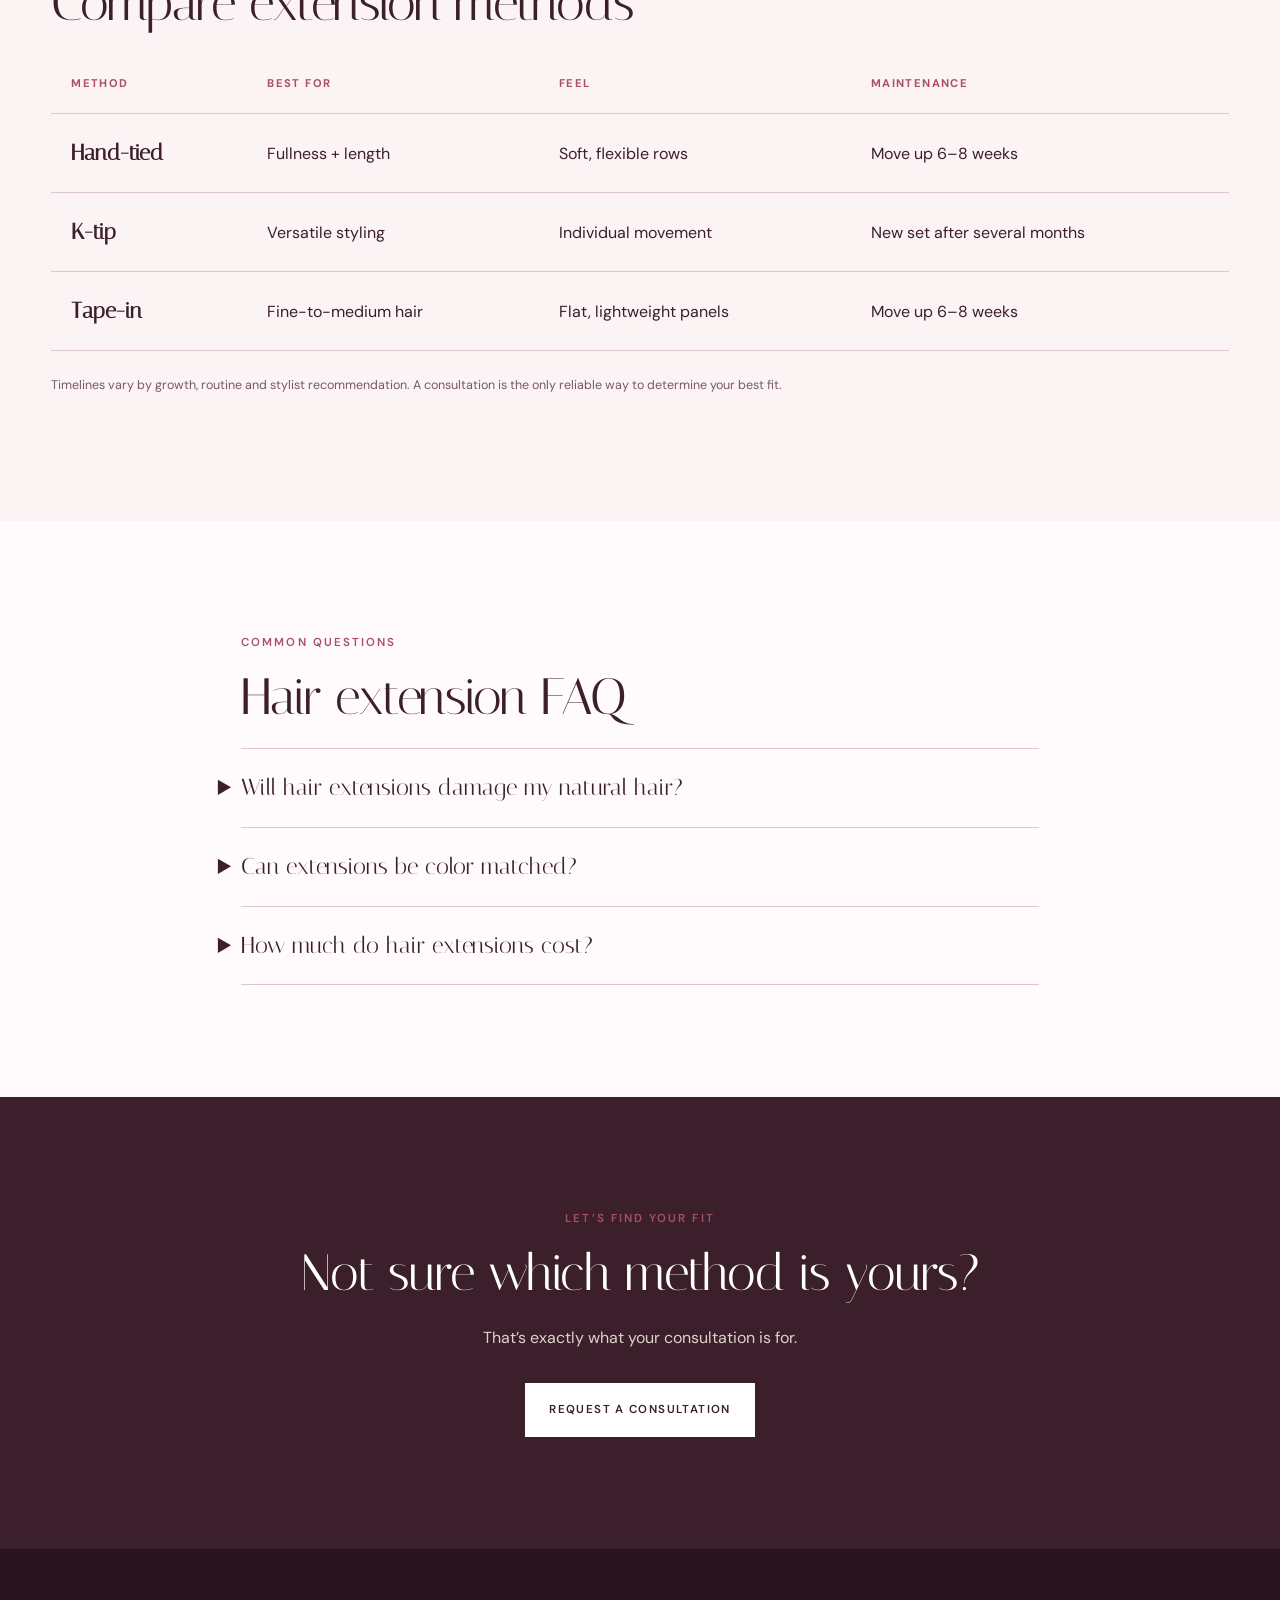
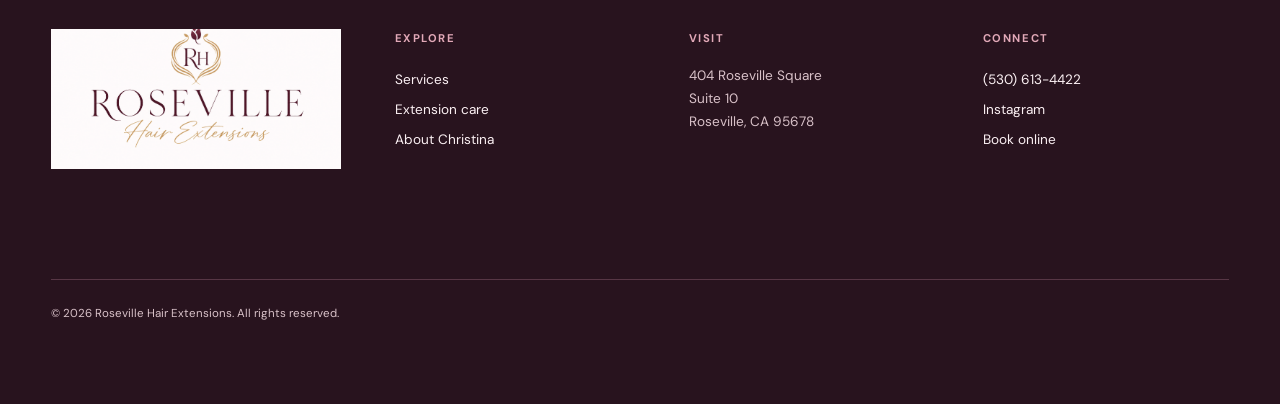
<file: extensions.html>
﻿<!doctype html>
<html lang="en">
<head>
  <meta charset="utf-8">
  <meta name="viewport" content="width=device-width, initial-scale=1">
  <title>Hair Extension Methods: Wefts, K-Tips & Tape-Ins | Roseville Hair Extensions</title>
  <meta name="description" content="Compare hand-tied weft, K-tip and tape-in hair extensions. Learn about comfort, maintenance and who each professional extension method suits best.">
  <meta name="robots" content="index, follow">
  <meta name="theme-color" content="#38251f">
  <meta property="og:title" content="Hair Extension Methods | Roseville Hair Extensions">
  <meta property="og:description" content="Find the extension method that fits your hair, lifestyle and goals.">
  <meta property="og:image" content="assets/og-roseville-hair-extensions.png">
  <meta name="twitter:card" content="summary_large_image">
  <link rel="stylesheet" href="styles.css">
</head>
<body>
  <a class="skip-link" href="#main">Skip to content</a>
  <header class="site-header"><div class="nav-shell">
    <a class="brand brand-image" href="index.html" aria-label="Roseville Hair Extensions home"><img src="assets/roseville-hair-extensions-logo-original.png" alt="Roseville Hair Extensions"></a>
    <nav aria-label="Primary navigation"><a href="index.html">Home</a><a class="active" href="extensions.html" aria-current="page">Services</a><a href="care.html">Care Guide</a><a href="about.html">About</a></nav>
    <a class="button button-small desktop-cta" href="https://www.vagaro.com/rhswithchristinabarnes" target="_blank" rel="noopener noreferrer">Book a consultation</a>
  </div></header>
  <main id="main">
    <section class="page-hero">
      <p class="eyebrow">Extension methods</p>
      <h1>The right method makes all the difference.</h1>
      <p>There is no single &ldquo;best&rdquo; extension&mdash;only the best match for your hair, desired result and everyday life.</p>
    </section>
    <nav class="jump-nav" aria-label="On this page"><a href="#hand-tied">Hand-tied</a><a href="#k-tip">K-tips</a><a href="#tape-in">Tape-ins</a><a href="#compare">Compare</a></nav>

    <section id="hand-tied" class="method section">
      <div class="method-visual method-weft"><span>01</span></div>
      <div class="method-copy"><p class="eyebrow">Flexible fullness</p><h2>Hand-tied weft extensions</h2><p class="lead-small">Fine wefts are secured along a carefully created beaded foundation, delivering lush volume with fewer attachment points.</p>
        <ul class="check-list"><li>Ideal for medium to thick hair</li><li>Excellent for fullness and dramatic length</li><li>Move-up maintenance typically every 6&ndash;8 weeks</li></ul>
        <p><strong>Why guests love them:</strong> They create soft, blended volume and allow the hair to move as one beautiful, cohesive shape.</p>
      </div>
    </section>

    <section id="k-tip" class="method reverse section">
      <div class="method-visual method-ktip"><span>02</span></div>
      <div class="method-copy"><p class="eyebrow">Undetectable versatility</p><h2>K-tip extensions</h2><p class="lead-small">Individual strands are attached with tiny keratin bonds, allowing precise placement and natural, 360-degree movement.</p>
        <ul class="check-list"><li>Works across many hair densities</li><li>Ideal for flexible styling and discreet placement</li><li>Worn for several months before a fresh installation</li></ul>
        <p><strong>Why guests love them:</strong> The tiny bonds disappear into the hair and make ponytails, updos and free movement feel effortless.</p>
      </div>
    </section>

    <section id="tape-in" class="method section">
      <div class="method-visual method-tape"><span>03</span></div>
      <div class="method-copy"><p class="eyebrow">Low-profile polish</p><h2>Tape-in extensions</h2><p class="lead-small">Slim, lightweight panels sit flat against the head to build silky length and volume with a streamlined application.</p>
        <ul class="check-list"><li>Suited to fine through medium density</li><li>Fast, comfortable installation</li><li>Move-up maintenance typically every 6&ndash;8 weeks</li></ul>
        <p><strong>Why guests love them:</strong> They lie exceptionally flat and can create a smooth, polished result without unnecessary bulk.</p>
      </div>
    </section>

    <section id="compare" class="compare section">
      <p class="eyebrow">At a glance</p><h2>Compare extension methods</h2>
      <div class="table-wrap"><table>
        <thead><tr><th>Method</th><th>Best for</th><th>Feel</th><th>Maintenance</th></tr></thead>
        <tbody><tr><th>Hand-tied</th><td>Fullness + length</td><td>Soft, flexible rows</td><td>Move up 6&ndash;8 weeks</td></tr><tr><th>K-tip</th><td>Versatile styling</td><td>Individual movement</td><td>New set after several months</td></tr><tr><th>Tape-in</th><td>Fine-to-medium hair</td><td>Flat, lightweight panels</td><td>Move up 6&ndash;8 weeks</td></tr></tbody>
      </table></div>
      <p class="fine-print">Timelines vary by growth, routine and stylist recommendation. A consultation is the only reliable way to determine your best fit.</p>
    </section>

    <section class="faq section"><p class="eyebrow">Common questions</p><h2>Hair extension FAQ</h2>
      <details><summary>Will hair extensions damage my natural hair?</summary><p>Professional assessment, correct weight distribution, careful installation and on-time maintenance are essential. Your stylist should only recommend a method your natural hair can safely support.</p></details>
      <details><summary>Can extensions be color matched?</summary><p>Yes. We blend multiple shades and tones when needed to create dimension that flows naturally into your own hair.</p></details>
      <details><summary>How much do hair extensions cost?</summary><p>Pricing depends on method, length, density, custom color and the amount of hair required. A consultation provides an accurate plan and quote.</p></details>
    </section>
    <section class="cta section"><p class="eyebrow">Let&rsquo;s find your fit</p><h2>Not sure which method is yours?</h2><p>That&rsquo;s exactly what your consultation is for.</p><a class="button button-light" href="https://www.vagaro.com/rhswithchristinabarnes" target="_blank" rel="noopener noreferrer">Request a consultation</a></section>
  </main>
  <footer class="editorial-footer"><div class="footer-logo"><img src="assets/roseville-hair-extensions-logo-original.png" alt="Roseville Hair Extensions"></div><div><strong>Explore</strong><a href="extensions.html">Services</a><a href="care.html">Extension care</a><a href="about.html">About Christina</a></div><div><strong>Visit</strong><p>404 Roseville Square<br>Suite 10<br>Roseville, CA 95678</p></div><div><strong>Connect</strong><a href="tel:+15306134422">(530) 613-4422</a><a href="https://www.instagram.com/rosevillehairextensions/" target="_blank" rel="noopener noreferrer">Instagram</a><a href="https://www.vagaro.com/rhswithchristinabarnes" target="_blank" rel="noopener noreferrer">Book online</a></div><p class="copyright">&copy; 2026 Roseville Hair Extensions. All rights reserved.</p></footer>
</body>
</html>
</file>
<file: styles.css>
@import url('https://fonts.googleapis.com/css2?family=DM+Sans:wght@300;400;500;600&family=Italiana&display=swap');

:root{--ink:#3b1f2b;--muted:#775965;--cream:#fbf3f4;--paper:#fffafb;--blush:#ead2d9;--rose:#a84f69;--line:#dec7ce;--gold:#c49a66;--serif:"Italiana",Georgia,serif;--sans:"DM Sans",Arial,sans-serif}
*{box-sizing:border-box}
html{scroll-behavior:smooth}
body{margin:0;background:var(--paper);color:var(--ink);font-family:var(--sans);font-size:16px;line-height:1.7}
img{max-width:100%}
a{color:inherit}
.skip-link{position:absolute;left:-999px;top:8px;background:var(--ink);color:#fff;padding:.7rem 1rem;z-index:100}
.skip-link:focus{left:8px}
.site-header{background:rgba(255,250,251,.96);border-bottom:1px solid var(--line);position:sticky;top:0;z-index:20;backdrop-filter:blur(12px)}
.nav-shell{max-width:1280px;margin:auto;min-height:86px;padding:0 4vw;display:flex;align-items:center;justify-content:space-between;gap:2rem}
.brand,.footer-brand{text-decoration:none;display:flex;flex-direction:row;align-items:baseline;gap:.38em;line-height:1;text-align:left;white-space:nowrap}
.brand span,.brand small,.footer-brand span,.footer-brand small{font:1.45rem/1 var(--serif);letter-spacing:.035em;text-transform:none;margin:0}
nav{display:flex;align-items:center;gap:2rem}
nav a{text-decoration:none;font-size:.82rem;letter-spacing:.07em;padding:.5rem 0;border-bottom:1px solid transparent}
nav a:hover,nav a.active{border-color:var(--rose)}
.button{display:inline-flex;justify-content:center;align-items:center;border:1px solid var(--ink);background:var(--ink);color:#fff;text-decoration:none;text-transform:uppercase;letter-spacing:.12em;font-size:.72rem;font-weight:600;padding:1rem 1.45rem;min-height:50px;cursor:pointer;transition:.2s}
.button:hover{background:var(--rose);border-color:var(--rose);transform:translateY(-2px)}
.button-small{padding:.75rem 1rem;min-height:42px}
.button-light{background:#fff;color:var(--ink);border-color:#fff}
.button-light:hover{background:var(--blush);border-color:var(--blush)}
.hero{max-width:1440px;margin:auto;min-height:740px;display:grid;grid-template-columns:1.02fr .98fr;background:var(--cream)}
.hero-copy{padding:8rem clamp(2rem,6vw,7rem) 4rem;display:flex;flex-direction:column;justify-content:center}
.eyebrow{text-transform:uppercase;letter-spacing:.18em;font-size:.72rem;font-weight:600;color:var(--rose);margin:0 0 1rem}
h1,h2,h3{font-family:var(--serif);font-weight:400;line-height:1.08;margin-top:0}
h1{font-size:clamp(3.4rem,6.5vw,6.6rem);letter-spacing:-.025em;margin-bottom:1.7rem}
h1 em{font-weight:400;color:var(--rose)}
h2{font-size:clamp(2.4rem,4vw,4.4rem);letter-spacing:-.02em;margin-bottom:1.5rem}
h3{font-size:2rem;margin-bottom:.8rem}
.lead{font-size:1.14rem;max-width:620px;color:var(--muted);margin:0 0 2rem}
.lead-small{font-size:1.12rem;color:var(--muted)}
.button-row{display:flex;align-items:center;gap:2rem;flex-wrap:wrap}
.text-link{font-size:.8rem;text-transform:uppercase;letter-spacing:.12em;text-underline-offset:5px}
.text-link span{margin-left:.4rem}
.trust-row{border-top:1px solid var(--line);margin-top:4.5rem;padding-top:1.5rem;display:flex;gap:2rem;color:var(--rose);font-size:.68rem}
.trust-row strong{display:block;color:var(--ink);font-size:.75rem;text-transform:uppercase;letter-spacing:.08em}
.hero-image{min-height:650px;background:linear-gradient(0deg,rgba(56,37,31,.18),transparent 45%),url("https://images.unsplash.com/photo-1634449571017-5fecfd26ad76?auto=format&fit=crop&q=82&w=1600") center/cover;position:relative}
.image-note{position:absolute;left:2rem;bottom:2rem;background:rgba(255,250,251,.93);padding:1.1rem 1.3rem;display:flex;flex-direction:column;font-size:.82rem}
.image-note span{color:var(--muted)}
.section{max-width:1280px;margin:0 auto;padding:7rem 4vw}
.intro{display:grid;grid-template-columns:1.2fr .8fr;gap:8vw;align-items:end}
.intro p:not(.eyebrow){color:var(--muted);font-size:1.1rem}
.services{display:grid;grid-template-columns:repeat(3,1fr);padding-top:1rem}
.service-feature{padding:3rem;border:1px solid var(--line);margin-left:-1px}
.method-number{color:var(--rose);font-size:.75rem;letter-spacing:.15em;margin-bottom:4.5rem}
.service-feature p{color:var(--muted);min-height:84px}
.service-feature a{text-transform:uppercase;font-size:.7rem;letter-spacing:.12em;text-underline-offset:5px}
.process{display:grid;grid-template-columns:1fr 1fr;padding-top:3rem}
.process-card{background:var(--blush);padding:clamp(3rem,6vw,6rem)}
.process-image,.story-image{background:url("https://images.unsplash.com/photo-1634449571017-5fecfd26ad76?auto=format&fit=crop&q=85&w=1400") center/cover;min-height:620px}
.steps{list-style:none;padding:0;margin:2.5rem 0 0}
.steps li{display:flex;gap:1.2rem;padding:1.25rem 0;border-top:1px solid rgba(56,37,31,.18)}
.steps li>span{border:1px solid var(--rose);border-radius:50%;width:30px;height:30px;flex:0 0 30px;text-align:center;line-height:28px;color:var(--rose);font-size:.75rem}
.steps strong{text-transform:uppercase;letter-spacing:.12em;font-size:.75rem}
.steps p{margin:.2rem 0;color:var(--muted)}
.testimonial{text-align:center;max-width:960px}
.testimonial blockquote{font:clamp(2rem,4vw,3.5rem)/1.25 var(--serif);margin:1rem 0 2rem}
.stars{letter-spacing:.4em;color:var(--rose)}
.cta{max-width:100%;background:var(--ink);color:#fff;text-align:center}
.cta p:not(.eyebrow){max-width:600px;margin:0 auto 2rem;color:#dfd2cb}
footer{background:#28131e;color:#fbf0f3;padding:5rem max(4vw,calc((100vw - 1180px)/2));display:grid;grid-template-columns:1.2fr repeat(3,1fr);gap:3rem;position:relative}
footer>div:not(.footer-brand){display:flex;flex-direction:column;align-items:flex-start;font-size:.85rem}
footer strong{text-transform:uppercase;letter-spacing:.14em;font-size:.7rem;margin-bottom:1rem;color:#e2a9b8}
footer a{text-decoration:none;margin:.22rem 0}
footer p{margin:0;color:#d8c1c8}
.footer-brand span,.footer-brand small{font-size:2rem}
.light{color:#fff;margin-top:1rem}
.copyright{grid-column:1/-1;border-top:1px solid #573645;padding-top:1.5rem!important;margin-top:2rem!important;font-size:.72rem}
.page-hero{background:var(--cream);padding:9rem max(4vw,calc((100vw - 1180px)/2));text-align:center}
.page-hero h1{font-size:clamp(3.5rem,6vw,6.2rem);max-width:1000px;margin:0 auto 1.5rem}
.page-hero>p:last-child{max-width:670px;margin:auto;color:var(--muted);font-size:1.15rem}
.jump-nav{justify-content:center;gap:3rem;border-bottom:1px solid var(--line);padding:1rem 4vw;background:#fff;position:sticky;top:87px;z-index:10}
.method{display:grid;grid-template-columns:1fr 1fr;align-items:center;gap:8vw}
.method.reverse .method-visual{order:2}
.method-visual{min-height:540px;position:relative;background:linear-gradient(140deg,#eccfd8,#91445d);overflow:hidden}
.method-visual::before,.method-visual::after{content:"";position:absolute;border-radius:50%;border:1px solid rgba(255,255,255,.55)}
.method-visual::before{width:420px;height:420px;left:-100px;top:70px}
.method-visual::after{width:300px;height:300px;right:-60px;bottom:-80px}
.method-visual span{position:absolute;right:2rem;top:1.5rem;color:#fff;font:6rem var(--serif);opacity:.65}
.method-ktip{background:linear-gradient(145deg,#744052,#e2bdc8)}
.method-tape{background:linear-gradient(145deg,#f2dde2,#b85d76)}
.method-copy{max-width:540px}
.check-list,.cross-list{list-style:none;padding:0}
.check-list li,.cross-list li{border-top:1px solid var(--line);padding:.85rem 0 .85rem 1.8rem;position:relative}
.check-list li::before{content:"✓";position:absolute;left:0;color:var(--rose)}
.cross-list li::before{content:"×";position:absolute;left:0;color:var(--rose);font-size:1.2rem}
.compare{background:var(--cream);max-width:100%;padding-left:max(4vw,calc((100vw - 1180px)/2));padding-right:max(4vw,calc((100vw - 1180px)/2))}
.table-wrap{overflow-x:auto}
table{width:100%;border-collapse:collapse;min-width:680px}
th,td{text-align:left;padding:1.25rem;border-bottom:1px solid var(--line)}
thead th{text-transform:uppercase;letter-spacing:.12em;font-size:.7rem;color:var(--rose)}
tbody th{font-family:var(--serif);font-size:1.4rem}
.fine-print{font-size:.78rem;color:var(--muted);margin-top:1.5rem}
.faq{max-width:900px}
.faq details{border-top:1px solid var(--line);padding:1.2rem 0}
.faq details:last-child{border-bottom:1px solid var(--line)}
.faq summary{font-family:var(--serif);font-size:1.45rem;cursor:pointer;list-style-position:outside}
.faq details p{color:var(--muted);padding-left:1rem}
.care-intro{display:grid;grid-template-columns:1fr 1fr;gap:8vw;align-items:center}
.care-grid{display:grid;grid-template-columns:repeat(4,1fr);padding-top:0}
.care-grid article{padding:2.2rem;border:1px solid var(--line);margin-left:-1px}
.care-grid span,.values span{color:var(--rose);font-size:.7rem;letter-spacing:.1em}
.care-grid h3{margin-top:3rem}
.care-grid p{color:var(--muted)}
.routine{background:var(--cream);max-width:100%;padding-left:max(4vw,calc((100vw - 1180px)/2));padding-right:max(4vw,calc((100vw - 1180px)/2));display:grid;grid-template-columns:.7fr 1.3fr;gap:8vw}
.routine-list>div{display:grid;grid-template-columns:100px 1fr 1fr;gap:1.5rem;border-top:1px solid var(--line);padding:1.5rem 0;align-items:start}
.routine-list span{text-transform:uppercase;letter-spacing:.1em;font-size:.7rem;color:var(--rose)}
.routine-list h3{font-size:1.4rem}
.routine-list p{margin:0;color:var(--muted)}
.dos{display:grid;grid-template-columns:1fr 1fr;gap:2rem}
.do-card,.dont-card{padding:4rem;background:var(--cream)}
.dont-card{background:var(--blush)}
.story{display:grid;grid-template-columns:1fr 1fr;gap:8vw;align-items:center}
.story p:not(.eyebrow){color:var(--muted)}
.values{display:grid;grid-template-columns:repeat(3,1fr);padding-top:1rem}
.values>div{padding:3rem;border-top:1px solid var(--line)}
.values h3{margin-top:3rem}
.values p{color:var(--muted)}
.consultation{max-width:100%;background:var(--cream);padding-left:max(4vw,calc((100vw - 1180px)/2));padding-right:max(4vw,calc((100vw - 1180px)/2));display:grid;grid-template-columns:.85fr 1.15fr;gap:8vw}
.contact-notes{border-top:1px solid var(--line);margin-top:2rem;padding-top:1.2rem;color:var(--muted)}
form{background:#fff;padding:clamp(2rem,5vw,4rem);box-shadow:0 18px 55px rgba(56,37,31,.08)}
label{display:flex;flex-direction:column;text-transform:uppercase;font-size:.68rem;letter-spacing:.1em;font-weight:600;margin-bottom:1.2rem}
input,select,textarea{margin-top:.45rem;border:0;border-bottom:1px solid var(--line);background:#fff;padding:.8rem .2rem;font:1rem var(--sans);color:var(--ink);border-radius:0}
input:focus,select:focus,textarea:focus{outline:2px solid var(--rose);outline-offset:3px}
.field-pair{display:grid;grid-template-columns:1fr 1fr;gap:1.5rem}
.form-note{font-size:.72rem;color:var(--muted)}

@media(max-width:900px){
  .nav-shell{min-height:auto;padding:1rem 4vw;flex-wrap:wrap;gap:.7rem}
  .brand{align-items:baseline}
  .nav-shell nav{order:3;width:100%;justify-content:space-between;gap:.5rem;border-top:1px solid var(--line);padding-top:.6rem}
  .nav-shell nav a{font-size:.72rem}
  .desktop-cta{display:none}
  .hero{grid-template-columns:1fr;min-height:auto}
  .hero-copy{padding:5rem 6vw 3rem}
  .hero-image{min-height:68vw}
  .intro,.care-intro,.method,.routine,.story,.consultation{grid-template-columns:1fr}
  .method.reverse .method-visual{order:0}
  .services,.values{grid-template-columns:1fr}
  .service-feature p{min-height:0}
  .method-number{margin-bottom:2rem}
  .process{grid-template-columns:1fr}
  .care-grid{grid-template-columns:1fr 1fr}
  .routine-list>div{grid-template-columns:85px 1fr}
  .routine-list p{grid-column:2}
  .jump-nav{top:126px;overflow-x:auto;justify-content:flex-start}
  footer{grid-template-columns:1fr 1fr}
}
@media(max-width:600px){
  body{font-size:15px}
  .nav-shell nav a{font-size:.65rem;letter-spacing:.02em}
  .brand span,.brand small{font-size:1.15rem;letter-spacing:.025em}
  h1{font-size:3.2rem}
  .hero-copy{padding-top:4rem}
  .hero-image{min-height:105vw}
  .trust-row{gap:1rem;justify-content:space-between}
  .section{padding:5rem 6vw}
  .services{padding-top:0}
  .service-feature{padding:2rem}
  .process{padding:0}
  .process-card{padding:4rem 6vw}
  .page-hero{padding:5rem 6vw}
  .jump-nav{top:120px;gap:1.5rem}
  .method-visual{min-height:110vw}
  .care-grid,.dos,.values{grid-template-columns:1fr}
  .care-grid article{padding:2rem}
  .routine{padding:5rem 6vw}
  .routine-list>div{grid-template-columns:1fr}
  .routine-list p{grid-column:auto}
  .do-card,.dont-card{padding:2.5rem}
  .story-image{min-height:105vw}
  .field-pair{grid-template-columns:1fr;gap:0}
  form{padding:2rem 1.4rem}
  footer{grid-template-columns:1fr;padding:4rem 6vw}
}
@media(prefers-reduced-motion:reduce){html{scroll-behavior:auto}.button{transition:none}}

/* Editorial redesign */
.editorial-header .nav-shell{min-height:104px}
.brand-image{display:block;width:210px;height:84px;overflow:hidden;white-space:normal;flex:0 0 210px}
.brand-image img{display:block;width:210px;max-width:none;transform:translateY(-14px)}
.editorial-hero{min-height:clamp(650px,80vh,860px);display:grid;place-items:center;text-align:center;color:#fff;position:relative;background:linear-gradient(rgba(28,12,20,.28),rgba(28,12,20,.58)),url("assets/brand-brunette-hero.png") center/cover}
.editorial-hero::after{content:"";position:absolute;inset:1.2rem;border:1px solid rgba(255,255,255,.4);pointer-events:none}
.editorial-hero-content{position:relative;z-index:1;max-width:850px;padding:7rem 5vw}
.editorial-hero h1{font-size:clamp(4rem,7.5vw,7.6rem);letter-spacing:-.03em;margin-bottom:1.2rem;text-shadow:0 3px 24px rgba(0,0,0,.25)}
.editorial-hero-content>p:not(.eyebrow){font-size:1.1rem;letter-spacing:.04em;margin:0 auto 2rem}
.eyebrow-light{color:#f0c7d2}
.welcome{display:grid;grid-template-columns:1fr 1fr;gap:10vw;align-items:center;padding-top:9rem;padding-bottom:9rem}
.welcome-title h2{margin:0}
.welcome-copy{max-width:560px}
.welcome-copy>p{color:var(--muted)}
.welcome-copy address{font-style:normal;border-left:1px solid var(--gold);padding-left:1.2rem;margin:2rem 0;color:var(--ink)}
.editorial-quote{display:grid;grid-template-columns:1.1fr .9fr;min-height:720px;background:var(--cream)}
.quote-image{background:linear-gradient(rgba(59,31,43,.08),rgba(59,31,43,.2)),url("https://images.unsplash.com/photo-1634449571017-5fecfd26ad76?auto=format&fit=crop&q=86&w=1600") center/cover}
.quote-copy{padding:clamp(4rem,8vw,9rem);display:flex;flex-direction:column;justify-content:center}
.quote-copy blockquote{font:clamp(2.6rem,4.4vw,4.8rem)/1.16 var(--serif);margin:0 0 2rem}
.quote-copy>p:not(.eyebrow){color:var(--muted)}
.service-showcase{padding-top:9rem;padding-bottom:9rem}
.section-heading-center{text-align:center;max-width:760px;margin:0 auto 4.5rem}
.section-heading-center>p:last-child{color:var(--muted);max-width:620px;margin-left:auto;margin-right:auto}
.service-tiles{display:grid;grid-template-columns:repeat(3,1fr);gap:1.2rem}
.service-tile{position:relative;min-height:520px;display:flex;flex-direction:column;justify-content:space-between;padding:2rem;color:#fff;text-decoration:none;overflow:hidden;background:linear-gradient(150deg,rgba(59,31,43,.2),rgba(59,31,43,.65)),url("assets/brand-brunette-hero.png") center/cover}
.service-tile::before{content:"";position:absolute;inset:0;background:linear-gradient(0deg,rgba(35,14,23,.78),rgba(35,14,23,.02) 70%);transition:.35s}
.service-tile::after{content:"";position:absolute;width:360px;height:360px;border:1px solid rgba(255,255,255,.3);border-radius:50%;top:-160px;right:-150px;transition:.35s}
.service-tile:hover::before{background:linear-gradient(0deg,rgba(35,14,23,.88),rgba(35,14,23,.14) 70%)}
.service-tile:hover::after{transform:scale(1.12)}
.service-tile>span,.service-tile>div{position:relative;z-index:1}
.service-tile>span{font-size:.72rem;letter-spacing:.18em}
.service-tile h3{font-size:clamp(2rem,3vw,3.4rem);margin-bottom:.5rem}
.service-tile p{margin:0;max-width:300px;color:#f3e9ec}
.tile-color{background:linear-gradient(150deg,rgba(95,55,65,.1),rgba(95,55,65,.48)),url("assets/brand-blonde-result.png") center 35%/cover}
.tile-cut{background:linear-gradient(150deg,rgba(59,31,43,.18),rgba(59,31,43,.64)),url("assets/brand-brunette-hero.png") 72% center/cover}
.centered-action{text-align:center;margin-top:3rem}
.statement{background:var(--ink);color:#fff;text-align:center;padding:9rem 5vw}
.statement blockquote{font:clamp(2.8rem,5.3vw,5.8rem)/1.12 var(--serif);max-width:1100px;margin:0 auto 3rem}
.experience{display:grid;grid-template-columns:1fr 1fr;gap:8vw;align-items:center;padding-top:9rem;padding-bottom:9rem}
.experience-copy>p:not(.eyebrow){color:var(--muted)}
.editorial-steps{list-style:none;margin:3rem 0 0;padding:0}
.editorial-steps li{display:grid;grid-template-columns:50px 1fr;gap:1rem;padding:1.3rem 0;border-top:1px solid var(--line)}
.editorial-steps li>span{color:var(--rose);font-size:.72rem;letter-spacing:.12em}
.editorial-steps strong{text-transform:uppercase;font-size:.72rem;letter-spacing:.13em}
.editorial-steps p{margin:.2rem 0 0;color:var(--muted)}
.experience-visual{min-height:620px;background:var(--cream);display:grid;place-items:center;padding:3rem;position:relative}
.experience-visual::before{content:"";position:absolute;inset:1.2rem;border:1px solid var(--line)}
.experience-visual img{position:relative;z-index:1;width:min(620px,100%)}
.photo-visual{padding:0;overflow:hidden}
.photo-visual::before{z-index:2;border-color:rgba(255,255,255,.6)}
.photo-visual img{width:100%;height:100%;object-fit:cover}
.method-weft{background:linear-gradient(rgba(59,31,43,.12),rgba(59,31,43,.3)),url("https://images.unsplash.com/photo-1634449571017-5fecfd26ad76?auto=format&fit=crop&q=86&w=1400") center/cover}
.method-ktip{background:linear-gradient(rgba(59,31,43,.08),rgba(59,31,43,.22)),url("assets/brand-blonde-result.png") center 35%/cover}
.method-tape{background:linear-gradient(rgba(59,31,43,.12),rgba(59,31,43,.3)),url("assets/brand-brunette-hero.png") 70% center/cover}
.care-hero{color:#fff;background:linear-gradient(rgba(35,14,23,.42),rgba(35,14,23,.64)),url("assets/brand-brunette-hero.png") center/cover}
.care-hero>p:last-child{color:#f5e9ed}
.about-hero{color:#fff;background:linear-gradient(rgba(35,14,23,.34),rgba(35,14,23,.64)),url("assets/brand-blonde-result.png") center 35%/cover}
.about-hero>p:last-child{color:#f5e9ed}
.story-image{background:linear-gradient(rgba(59,31,43,.08),rgba(59,31,43,.16)),url("https://images.unsplash.com/photo-1634449571017-5fecfd26ad76?auto=format&fit=crop&q=86&w=1400") center/cover}
.social-band{text-align:center;padding-top:8rem;padding-bottom:8rem}
.social-band h2{font-size:clamp(2.2rem,4.5vw,4.5rem)}
.social-band>p:not(.eyebrow){color:var(--muted)}
.editorial-footer>.footer-logo{display:block;width:290px;height:170px;overflow:hidden;align-self:start}
.footer-logo img{display:block;width:310px;max-width:none;transform:translate(-10px,-25px)}

@media(max-width:900px){
  .editorial-header .nav-shell{min-height:auto}
  .brand-image{width:180px;height:72px;flex-basis:180px}
  .brand-image img{width:180px;transform:translateY(-12px)}
  .welcome,.editorial-quote,.experience{grid-template-columns:1fr}
  .editorial-quote{min-height:auto}
  .quote-image{min-height:70vw}
  .service-tiles{grid-template-columns:1fr}
  .service-tile{min-height:420px}
  .experience-visual{min-height:70vw}
}

@media(max-width:600px){
  .brand-image{width:150px;height:60px;flex-basis:150px}
  .brand-image img{width:150px;transform:translateY(-10px)}
  .editorial-hero{min-height:680px}
  .editorial-hero::after{inset:.65rem}
  .editorial-hero h1{font-size:3.6rem}
  .welcome{padding-top:6rem;padding-bottom:6rem}
  .quote-copy{padding:5rem 6vw}
  .service-showcase{padding-top:6rem;padding-bottom:6rem}
  .service-tile{min-height:360px}
  .statement{padding:6rem 6vw}
  .experience{padding-top:6rem;padding-bottom:6rem}
  .experience-visual{min-height:95vw;padding:1.5rem}
  .editorial-footer>.footer-logo{width:240px;height:145px}
  .footer-logo img{width:260px}
}
</file>
